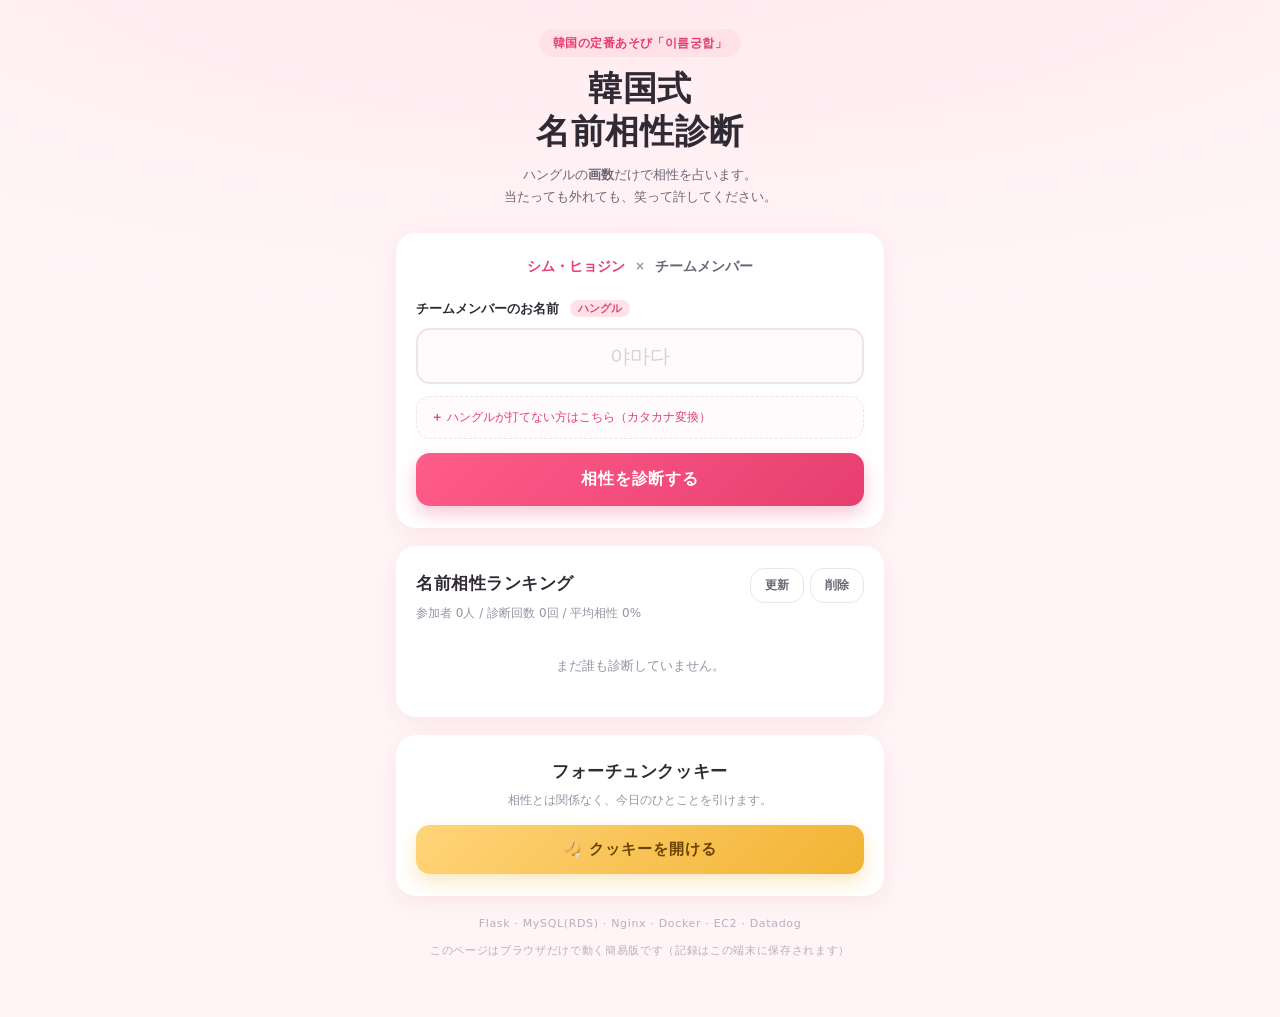
<file: docs/index.html>
<!DOCTYPE html>
<html lang="ja">
<head>
<meta charset="UTF-8">
<meta name="viewport" content="width=device-width, initial-scale=1.0">
<title>韓国式 名前相性診断</title>
<meta name="description" content="韓国で定番の「이름궁합（名前の画数占い）」を日本語で。ハングルの画数から相性度を計算します。">
<style>
/* ===================================================================
   韓国式 名前相性診断 — stylesheet
   =================================================================== */

:root {
  --bg:           #fff5f7;
  --bg-accent:    #ffe9ef;
  --card:         #ffffff;
  --ink:          #2f2a33;
  --ink-soft:     #6d6675;
  --ink-faint:    #9a93a3;
  --line:         #f0e4e9;
  --pink:         #ff5c8a;
  --pink-deep:    #e63f6f;
  --pink-soft:    #ffe1ea;
  --gold:         #f2b333;
  --radius:       20px;
  --shadow:       0 6px 24px rgba(214, 120, 149, 0.13);
}

* { box-sizing: border-box; }

html, body { margin: 0; padding: 0; }

body {
  background:
    radial-gradient(1200px 400px at 50% -80px, var(--bg-accent), transparent),
    var(--bg);
  color: var(--ink);
  font-family: "Hiragino Kaku Gothic ProN", "Hiragino Sans", "Yu Gothic",
               "Noto Sans JP", "Apple SD Gothic Neo", "Malgun Gothic",
               system-ui, sans-serif;
  line-height: 1.7;
  -webkit-text-size-adjust: 100%;
}

.wrap {
  max-width: 520px;
  margin: 0 auto;
  padding: 28px 16px 56px;
}

/* ------------------------------------------------------------- hero */
.hero { text-align: center; margin-bottom: 24px; }

.hero__kicker {
  display: inline-block;
  margin: 0 0 10px;
  padding: 4px 14px;
  border-radius: 999px;
  background: var(--pink-soft);
  color: var(--pink-deep);
  font-size: 12px;
  font-weight: 700;
  letter-spacing: .04em;
}

.hero__title {
  margin: 0 0 12px;
  font-size: 34px;
  line-height: 1.25;
  letter-spacing: .02em;
}

.hero__sub {
  margin: 0;
  font-size: 13px;
  color: var(--ink-soft);
}

/* ------------------------------------------------------------- card */
.card {
  background: var(--card);
  border-radius: var(--radius);
  box-shadow: var(--shadow);
  padding: 22px 20px;
  margin-bottom: 18px;
}

.card__head {
  display: flex;
  align-items: center;
  justify-content: space-between;
  gap: 10px;
}

.card__actions {
  display: flex;
  gap: 6px;
  flex: none;
}

.card__title {
  margin: 0 0 4px;
  font-size: 17px;
  letter-spacing: .03em;
}

.card__desc {
  margin: 0 0 14px;
  font-size: 12px;
  color: var(--ink-faint);
}

/* ------------------------------------------------------------- pair */
.pair {
  display: flex;
  align-items: center;
  justify-content: center;
  gap: 10px;
  margin-bottom: 20px;
  font-size: 14px;
  font-weight: 700;
}
.pair__me   { color: var(--pink-deep); }
.pair__x    { color: var(--ink-faint); font-size: 12px; }
.pair__you  { color: var(--ink-soft); }

/* ------------------------------------------------------------- form */
.label {
  display: block;
  margin-bottom: 8px;
  font-size: 13px;
  font-weight: 700;
}
.label--sm { font-size: 12px; font-weight: 600; color: var(--ink-soft); }

.label__req {
  margin-left: 6px;
  padding: 2px 8px;
  border-radius: 999px;
  background: var(--pink-soft);
  color: var(--pink-deep);
  font-size: 11px;
  vertical-align: 1px;
}

.input {
  width: 100%;
  padding: 14px 16px;
  border: 2px solid var(--line);
  border-radius: 14px;
  background: #fffafc;
  color: var(--ink);
  font-size: 20px;
  font-family: inherit;
  text-align: center;
  transition: border-color .15s, box-shadow .15s;
}
.input:focus {
  outline: none;
  border-color: var(--pink);
  box-shadow: 0 0 0 4px rgba(255, 92, 138, .12);
}
.input::placeholder { color: #d9cfd6; }
.input--sm { font-size: 15px; padding: 10px 12px; }

/* ------------------------------------------------------------- helper */
.helper {
  margin: 12px 0 4px;
  border: 1px dashed var(--line);
  border-radius: 14px;
  background: #fffafc;
}
.helper > summary {
  padding: 10px 14px;
  font-size: 12px;
  color: var(--pink-deep);
  cursor: pointer;
  list-style: none;
}
.helper > summary::-webkit-details-marker { display: none; }
.helper > summary::before { content: "＋ "; font-weight: 700; }
.helper[open] > summary::before { content: "− "; }

.helper__body { padding: 0 14px 14px; }

.helper__preview {
  display: flex;
  align-items: center;
  gap: 8px;
  margin-top: 10px;
}
.helper__out {
  flex: 1;
  padding: 8px 12px;
  border-radius: 10px;
  background: var(--pink-soft);
  color: var(--pink-deep);
  font-size: 18px;
  font-weight: 700;
  text-align: center;
  min-height: 38px;
}
.helper__note {
  margin: 10px 0 0;
  font-size: 11px;
  line-height: 1.6;
  color: var(--ink-faint);
}

/* ------------------------------------------------------------- button */
.btn {
  border: none;
  border-radius: 14px;
  font-family: inherit;
  font-weight: 700;
  cursor: pointer;
  transition: transform .12s, box-shadow .15s, opacity .15s;
}
.btn:active { transform: translateY(1px) scale(.995); }
.btn:disabled { opacity: .45; cursor: not-allowed; }

.btn--primary {
  display: block;
  width: 100%;
  margin-top: 14px;
  padding: 16px;
  background: linear-gradient(135deg, var(--pink), var(--pink-deep));
  color: #fff;
  font-size: 16px;
  letter-spacing: .06em;
  box-shadow: 0 8px 18px rgba(230, 63, 111, .28);
}
.btn--primary:hover:not(:disabled) { box-shadow: 0 10px 22px rgba(230, 63, 111, .36); }

.btn--ghost {
  background: #fff;
  border: 1.5px solid var(--line);
  color: var(--ink-soft);
  padding: 8px 14px;
}
.btn--sm { font-size: 12px; }

.btn--cookie {
  display: block;
  width: 100%;
  padding: 15px;
  background: linear-gradient(135deg, #ffd479, var(--gold));
  color: #6b4302;
  font-size: 15px;
  letter-spacing: .06em;
  box-shadow: 0 8px 18px rgba(242, 179, 51, .3);
}

.btn--danger {
  background: #fff;
  border: 1.5px solid #f0b9b9;
  color: #c02b2b;
  padding: 9px 14px;
}
.btn--danger:hover:not(:disabled) { background: #fff5f5; border-color: #e08a8a; }

.btn--block { display: block; width: 100%; margin-top: 8px; }

/* ------------------------------------------------------------- danger zone */
.danger {
  margin: 0 0 16px;
  padding: 14px;
  border: 1px solid #f4dede;
  border-radius: 14px;
  background: #fffafa;
  animation: pop .2s ease;
}
.danger__row {
  display: flex;
  gap: 8px;
  align-items: center;
}
.danger__row .input { flex: 1; text-align: left; }
.danger__row .btn { flex: none; white-space: nowrap; }
.danger__note {
  margin: 10px 0 0;
  font-size: 11px;
  color: #b08a8a;
}
.danger__msg {
  margin: 10px 0 0;
  padding: 8px 12px;
  border-radius: 10px;
  background: #fff;
  border: 1px solid var(--line);
  font-size: 12px;
  text-align: center;
}
.danger__msg--ok { color: #2f7d4f; border-color: #cbe6d5; background: #f4fbf7; }
.danger__msg--err { color: #c02b2b; border-color: #f0c9c9; background: #fff5f5; }

/* ------------------------------------------------------------- error */
.error {
  margin: 12px 0 0;
  padding: 10px 14px;
  border-radius: 12px;
  background: #fff0f0;
  color: #c02b2b;
  font-size: 13px;
  text-align: center;
}

/* ------------------------------------------------------------- result */
.card--result { text-align: center; animation: pop .35s ease; }

@keyframes pop {
  from { opacity: 0; transform: translateY(10px) scale(.98); }
  to   { opacity: 1; transform: none; }
}

.result__pair {
  margin: 0 0 6px;
  font-size: 15px;
  font-weight: 700;
  color: var(--ink-soft);
}

.gauge {
  position: relative;
  width: 190px;
  height: 190px;
  margin: 8px auto 6px;
}
.gauge__svg { width: 100%; height: 100%; transform: rotate(-90deg); }
.gauge__track, .gauge__bar {
  fill: none;
  stroke-width: 9;
  stroke-linecap: round;
}
.gauge__track { stroke: var(--pink-soft); }
.gauge__bar {
  stroke: var(--pink);
  stroke-dasharray: 326.7;              /* 2πr, r=52 */
  stroke-dashoffset: 326.7;
  transition: stroke-dashoffset 1.1s cubic-bezier(.2, .8, .2, 1);
}
.gauge__inner {
  position: absolute;
  inset: 0;
  display: flex;
  flex-direction: column;
  align-items: center;
  justify-content: center;
}
.gauge__num {
  font-size: 52px;
  font-weight: 800;
  line-height: 1;
  color: var(--pink-deep);
  font-variant-numeric: tabular-nums;
}
.gauge__pct {
  font-size: 18px;
  font-weight: 800;
  color: var(--pink-deep);
  margin-top: -4px;
}
.gauge__cap {
  margin-top: 6px;
  font-size: 11px;
  letter-spacing: .16em;
  color: var(--ink-faint);
}

.result__grade {
  margin: 4px 0 2px;
  font-size: 20px;
  font-weight: 800;
  color: var(--gold);
  letter-spacing: .08em;
}
.result__comment {
  margin: 0 0 16px;
  font-size: 13px;
  color: var(--ink-soft);
}

/* ------------------------------------------------------------- mechanism */
.mech {
  text-align: left;
  border-top: 1px solid var(--line);
  padding-top: 12px;
}
.mech > summary {
  font-size: 13px;
  font-weight: 700;
  color: var(--pink-deep);
  cursor: pointer;
  text-align: center;
  list-style: none;
}
.mech > summary::-webkit-details-marker { display: none; }
.mech > summary::after { content: " ▾"; }
.mech[open] > summary::after { content: " ▴"; }

.mech__body { padding-top: 10px; }
.mech__step { margin-bottom: 20px; }
.mech__h {
  margin: 0 0 8px;
  font-size: 13px;
  color: var(--ink);
}
.mech__note {
  margin: 8px 0 0;
  font-size: 11px;
  color: var(--ink-faint);
}
.mech__final {
  margin: 0;
  padding: 12px;
  border-radius: 12px;
  background: var(--pink-soft);
  color: var(--pink-deep);
  font-size: 14px;
  font-weight: 700;
  text-align: center;
}

/* 자모 분해 표시 */
.jamo-grid { display: flex; flex-direction: column; gap: 10px; }

.jamo-row {
  display: flex;
  align-items: center;
  gap: 8px;
  flex-wrap: wrap;
}
.jamo-row__who {
  min-width: 74px;
  font-size: 11px;
  font-weight: 700;
  color: var(--ink-faint);
}
.jamo-syl {
  display: flex;
  align-items: center;
  gap: 4px;
  padding: 5px 8px;
  border: 1px solid var(--line);
  border-radius: 10px;
  background: #fffafc;
}
.jamo-syl__char {
  font-size: 16px;
  font-weight: 800;
  color: var(--pink-deep);
  margin-right: 2px;
}
.jamo-syl__eq { color: var(--ink-faint); font-size: 11px; }
.jamo-chip {
  font-size: 12px;
  color: var(--ink-soft);
  white-space: nowrap;
}
.jamo-chip b { color: var(--ink); }
.jamo-syl__sum {
  margin-left: 4px;
  padding: 1px 7px;
  border-radius: 999px;
  background: var(--pink-soft);
  color: var(--pink-deep);
  font-size: 11px;
  font-weight: 800;
}

/* 획수 라인 */
.stroke-lines { display: flex; flex-direction: column; gap: 8px; }
.stroke-line {
  display: flex;
  align-items: center;
  gap: 8px;
  font-size: 13px;
}
.stroke-line__who {
  min-width: 74px;
  font-size: 11px;
  font-weight: 700;
  color: var(--ink-faint);
}

/* 숫자 칩 */
.numrow { display: flex; gap: 6px; flex-wrap: wrap; }
.num {
  display: inline-flex;
  align-items: center;
  justify-content: center;
  width: 30px;
  height: 30px;
  border-radius: 9px;
  background: #fffafc;
  border: 1.5px solid var(--line);
  font-size: 14px;
  font-weight: 700;
  font-variant-numeric: tabular-nums;
}
.num--me   { border-color: #ffc2d4; background: #fff2f6; color: var(--pink-deep); }
.num--you  { border-color: #cfe3f7; background: #f3f8fd; color: #2d6ea8; }
.num--last { border-color: var(--gold); background: #fff8e8; color: #a8730a; }

/* 피라미드 */
.pyramid { display: flex; flex-direction: column; gap: 6px; align-items: center; }
.pyramid .numrow { justify-content: center; }

/* ------------------------------------------------------------- ranking */
.rank { list-style: none; margin: 0; padding: 0; }

.rank__empty {
  padding: 18px;
  text-align: center;
  font-size: 13px;
  color: var(--ink-faint);
}

.rank__item {
  display: flex;
  align-items: center;
  gap: 12px;
  padding: 11px 4px;
  border-bottom: 1px solid var(--line);
}
.rank__item:last-child { border-bottom: none; }

.rank__no {
  flex: none;
  width: 30px;
  text-align: center;
  font-size: 13px;
  font-weight: 800;
  color: var(--ink-faint);
}
.rank__item--top1 .rank__no,
.rank__item--top2 .rank__no,
.rank__item--top3 .rank__no { font-size: 18px; }

.rank__name { flex: 1; font-size: 15px; font-weight: 700; }
.rank__grade { font-size: 11px; color: var(--ink-faint); }
.rank__score {
  flex: none;
  font-size: 17px;
  font-weight: 800;
  color: var(--pink-deep);
  font-variant-numeric: tabular-nums;
}

/* ------------------------------------------------------------- cookie */
.card--cookie { text-align: center; }
.cookie {
  margin-bottom: 14px;
  padding: 18px 16px;
  border-radius: 16px;
  background: linear-gradient(135deg, #fffaef, #fff3d9);
  border: 1px solid #f6e2b4;
  animation: pop .3s ease;
}
.cookie__msg {
  margin: 0;
  font-size: 15px;
  font-weight: 700;
  color: #6b4302;
}
.cookie__meta {
  margin: 8px 0 0;
  font-size: 11px;
  color: #a3813a;
}

/* ------------------------------------------------------------- foot */
.foot {
  text-align: center;
  font-size: 11px;
  color: var(--ink-faint);
  line-height: 1.9;
}
.foot p { margin: 0; }
.foot__tech { letter-spacing: .06em; opacity: .7; }

/* ------------------------------------------------------------- loading */
.is-loading { position: relative; color: transparent !important; }
.is-loading::after {
  content: "";
  position: absolute;
  top: 50%; left: 50%;
  width: 18px; height: 18px;
  margin: -9px 0 0 -9px;
  border: 2.5px solid rgba(255, 255, 255, .45);
  border-top-color: #fff;
  border-radius: 50%;
  animation: spin .7s linear infinite;
}
@keyframes spin { to { transform: rotate(360deg); } }

@media (max-width: 380px) {
  .hero__title { font-size: 28px; }
  .gauge { width: 165px; height: 165px; }
  .gauge__num { font-size: 44px; }
}

@media (prefers-reduced-motion: reduce) {
  * { animation: none !important; transition: none !important; }
}

</style>
<link rel="icon" href="data:image/svg+xml,<svg xmlns='http://www.w3.org/2000/svg' viewBox='0 0 100 100'><text y='.9em' font-size='90'>💗</text></svg>">
<meta property="og:type" content="website">
<meta property="og:title" content="韓国式 名前相性診断">
<meta property="og:description" content="ハングルの画数だけで相性を占います。カタカナからの変換つき。">
<meta name="twitter:card" content="summary">
</head>
<body>

<div class="wrap">

  <header class="hero">
    <p class="hero__kicker">韓国の定番あそび「이름궁합」</p>
    <h1 class="hero__title">韓国式<br>名前相性診断</h1>
    <p class="hero__sub">ハングルの<b>画数</b>だけで相性を占います。<br>当たっても外れても、笑って許してください。</p>
  </header>

  <!-- ============================ 診断カード ============================ -->
  <section class="card">
    <div class="pair">
      <span class="pair__me" id="ownerLabel">シム・ヒョジン</span>
      <span class="pair__x">×</span>
      <span class="pair__you">チームメンバー</span>
    </div>

    <form id="diagForm" novalidate>
      <label class="label" for="partnerName">
        チームメンバーのお名前 <span class="label__req">ハングル</span>
      </label>
      <input id="partnerName" class="input" type="text" inputmode="text"
             placeholder="야마다" autocomplete="off" maxlength="8">

      <details class="helper">
        <summary>ハングルが打てない方はこちら（カタカナ変換）</summary>
        <div class="helper__body">
          <label class="label label--sm" for="kanaInput">カタカナ / ひらがな で入力</label>
          <input id="kanaInput" class="input input--sm" type="text"
                 placeholder="やまだ / ヤマダ" autocomplete="off">
          <div class="helper__preview">
            <span>→</span>
            <output id="kanaResult" class="helper__out">—</output>
            <button type="button" id="kanaApply" class="btn btn--ghost btn--sm" disabled>これを使う</button>
          </div>
          <p class="helper__note">
            韓国の外来語表記ルールに近い形で変換します（長音「ー」は省略、「ん」は ㄴ、「っ」は ㅅ）。
            気になるときは直接ハングルを書き換えてください。
          </p>
        </div>
      </details>

      <p class="error" id="errorBox" hidden></p>
      <button type="submit" class="btn btn--primary" id="submitBtn">相性を診断する</button>
    </form>
  </section>

  <!-- ============================ 結果カード ============================ -->
  <section class="card card--result" id="resultCard" hidden>
    <h2 class="card__title">診断結果</h2>
    <p class="result__pair"><span id="resOwner">심효진</span> × <span id="resPartner">—</span></p>

    <div class="gauge">
      <svg viewBox="0 0 120 120" class="gauge__svg" aria-hidden="true">
        <circle class="gauge__track" cx="60" cy="60" r="52"></circle>
        <circle class="gauge__bar" cx="60" cy="60" r="52" id="gaugeBar"></circle>
      </svg>
      <div class="gauge__inner">
        <span class="gauge__num" id="scoreNum">0</span><span class="gauge__pct">%</span>
        <span class="gauge__cap">相性度</span>
      </div>
    </div>

    <p class="result__grade" id="resGrade">—</p>
    <p class="result__comment" id="resComment">—</p>

    <details class="mech" id="mechBox">
      <summary>どんな仕組み？</summary>
      <div class="mech__body">

        <div class="mech__step">
          <h3 class="mech__h">① ハングルを子音・母音に分解</h3>
          <div id="stepDecompose" class="jamo-grid"></div>
        </div>

        <div class="mech__step">
          <h3 class="mech__h">② それぞれの画数を計算</h3>
          <div id="stepStrokes" class="stroke-lines"></div>
        </div>

        <div class="mech__step">
          <h3 class="mech__h">③ 数字を交互に組み合わせる</h3>
          <div id="stepMerged" class="numrow"></div>
          <p class="mech__note">「심효진」の画数と相手の画数を交互に並べます。</p>
        </div>

        <div class="mech__step">
          <h3 class="mech__h">④ 隣り合う数字を足して1の位を残す</h3>
          <div id="stepReduce" class="pyramid"></div>
          <p class="mech__note">残りが2つになるまで繰り返します。</p>
        </div>

        <div class="mech__step">
          <h3 class="mech__h">⑤ 最後に残った2つの数字が相性度</h3>
          <p class="mech__final" id="stepFinal">—</p>
        </div>

      </div>
    </details>
  </section>

  <!-- ============================ ランキング ============================ -->
  <section class="card">
    <div class="card__head">
      <h2 class="card__title">名前相性ランキング</h2>
      <div class="card__actions">
        <button type="button" class="btn btn--ghost btn--sm" id="reloadRanking">更新</button>
        <button type="button" class="btn btn--ghost btn--sm" id="toggleDelete">削除</button>
      </div>
    </div>
    <p class="card__desc" id="rankStats">シム・ヒョジンとの相性が高い順に表示されます。</p>

    <div class="danger" id="deletePanel" hidden>
      <label class="label label--sm" for="deleteName">削除するお名前（ハングル）</label>
      <div class="danger__row">
        <input id="deleteName" class="input input--sm" type="text"
               placeholder="야마다" autocomplete="off" maxlength="8">
        <button type="button" class="btn btn--danger btn--sm" id="deleteOne">この名前を削除</button>
      </div>
      <button type="button" class="btn btn--danger btn--block" id="deleteAll">
        ランキングを全部削除
      </button>
      <p class="danger__note">削除したデータは元に戻せません。</p>
      <p class="danger__msg" id="deleteMsg" hidden></p>
    </div>

    <ol class="rank" id="rankList">
      <li class="rank__empty">まだ誰も診断していません。</li>
    </ol>
  </section>

  <!-- ============================ フォーチュンクッキー ============================ -->
  <section class="card card--cookie">
    <h2 class="card__title">フォーチュンクッキー</h2>
    <p class="card__desc">相性とは関係なく、今日のひとことを引けます。</p>
    <div class="cookie" id="cookieBox" hidden>
      <p class="cookie__msg" id="cookieMsg">—</p>
      <p class="cookie__meta" id="cookieMeta"></p>
    </div>
    <button type="button" class="btn btn--cookie" id="cookieBtn">🥠 クッキーを開ける</button>
  </section>

  <footer class="foot">
    <p class="foot__tech">Flask · MySQL(RDS) · Nginx · Docker · EC2 · Datadog</p>
    <p class="foot__tech" style="margin-top:6px">このページはブラウザだけで動く簡易版です（記録はこの端末に保存されます）</p>
  </footer>

</div>

<script>
/* ===================================================================
   Datadog RUM (Real User Monitoring)
   -------------------------------------------------------------------
   バニラ JS で動作。React などのフレームワークは不要。
   Datadog 公式の CDN async スニペット方式を使う。
   スニペットが先にキュー(window.DD_RUM)を作るため、
   SDK の読み込みが遅れても init が失われない。

   取得元 / 취득처:
     Datadog → Digital Experience → Real User Monitoring
       → Applications → name-compat-web

   clientToken は公開前提の値（送信専用・読み取り不可）なので
   HTML/JS に直接書いてよい。API キーとは別物。
   =================================================================== */
(function () {
  'use strict';

  var CONFIG = {
    applicationId: 'ca28452b-d61a-4117-85be-09909c33c1da',
    clientToken: 'pub98ee278e0f6fcc11e4410680f7900907',

    site: 'datadoghq.com',        // EU 組織なら datadoghq.eu
    service: 'name-compat-web',
    env: 'pages',
    version: '1.0.0',

    sessionSampleRate: 100,
    sessionReplaySampleRate: 100,

    // 診断ログをコンソールに出す。動作確認できたら false にしてよい。
    debug: true
  };

  if (!CONFIG.applicationId || !CONFIG.clientToken) {
    if (CONFIG.debug) console.warn('[RUM] applicationId / clientToken が未設定です');
    return;
  }

  var SDK_URL = 'https://www.datadoghq-browser-agent.com/' +
                (CONFIG.site === 'datadoghq.eu' ? 'eu1' : 'us1') +
                '/v5/datadog-rum.js';

  // ---- Datadog 公式 async スニペット --------------------------------
  // window.DD_RUM を先にキューとして定義してから SDK を読み込む。
  // SDK がロードされるとキューに溜まった呼び出しが順に実行される。
  (function (h, o, u, n, d) {
    h = h[d] = h[d] || {
      q: [],
      onReady: function (c) { h.q.push(c); }
    };
    d = o.createElement(u);
    d.async = 1;
    d.src = n;
    n = o.getElementsByTagName(u)[0];
    n.parentNode.insertBefore(d, n);
  })(window, document, 'script', SDK_URL, 'DD_RUM');

  // ---- 初期化 -------------------------------------------------------
  window.DD_RUM.onReady(function () {
    try {
      window.DD_RUM.init({
        applicationId: CONFIG.applicationId,
        clientToken: CONFIG.clientToken,
        site: CONFIG.site,
        service: CONFIG.service,
        env: CONFIG.env,
        version: CONFIG.version,

        sessionSampleRate: CONFIG.sessionSampleRate,
        sessionReplaySampleRate: CONFIG.sessionReplaySampleRate,

        trackResources: true,
        trackUserInteractions: true,
        trackLongTasks: true,

        defaultPrivacyLevel: 'mask-user-input',

        // ---- end-to-end トレースの鍵 ----
        // 同一オリジンへの fetch に x-datadog-* ヘッダーを付与し、
        // ブラウザの操作と Flask の APM トレースを1本に繋げる。
        // localhost:8888（SSH トンネル）でも EC2 の IP でも動くよう
        // オリジン一致で判定する。
        allowedTracingUrls: [
          {
            match: function (url) {
              return url.indexOf(window.location.origin) === 0;
            },
            propagatorTypes: ['datadog', 'tracecontext']
          }
        ],
        traceSampleRate: 100
      });

      if (CONFIG.debug) {
        var ctx = window.DD_RUM.getInternalContext && window.DD_RUM.getInternalContext();
        console.log(
          '[RUM] init 完了',
          {
            application_id: ctx && ctx.application_id,
            session_id: ctx && ctx.session_id,
            env: CONFIG.env,
            service: CONFIG.service
          }
        );
        console.log(
          '[RUM] 送信先を Network タブで確認: browser-intake-' + CONFIG.site
        );
      }
    } catch (e) {
      console.error('[RUM] init に失敗しました:', e);
    }
  });
})();

</script>
<script>
/* ===================================================================
   GitHub Pages 정적판용 API — 서버 없이 브라우저에서 전부 처리
   -------------------------------------------------------------------
   * 획수표와 궁합 알고리즘은 backend/hangul.py · compatibility.py 와 동일.
     따라서 EC2 버전과 항상 같은 점수가 나온다.
   * 랭킹은 localStorage 에 저장 → 새로고침·재방문해도 남는다.
     단 "그 브라우저에만" 남는다 (사람마다 각자의 랭킹).
   * 포춘쿠키는 로컬 메시지 목록에서 뽑는다 (외부 API는 CORS로 막히므로).
   =================================================================== */
(function () {
  'use strict';

  var STORAGE_KEY = 'namecompat.ranking.v1';

  var CHOSUNG = ['ㄱ','ㄲ','ㄴ','ㄷ','ㄸ','ㄹ','ㅁ','ㅂ','ㅃ','ㅅ','ㅆ','ㅇ','ㅈ','ㅉ','ㅊ','ㅋ','ㅌ','ㅍ','ㅎ'];
  var JUNGSUNG = ['ㅏ','ㅐ','ㅑ','ㅒ','ㅓ','ㅔ','ㅕ','ㅖ','ㅗ','ㅘ','ㅙ','ㅚ','ㅛ','ㅜ','ㅝ','ㅞ','ㅟ','ㅠ','ㅡ','ㅢ','ㅣ'];
  var JONGSUNG = ['','ㄱ','ㄲ','ㄳ','ㄴ','ㄵ','ㄶ','ㄷ','ㄹ','ㄺ','ㄻ','ㄼ','ㄽ','ㄾ','ㄿ','ㅀ','ㅁ','ㅂ','ㅄ','ㅅ','ㅆ','ㅇ','ㅈ','ㅊ','ㅋ','ㅌ','ㅍ','ㅎ'];

  var STROKES = {
    'ㄱ':2,'ㄴ':2,'ㄷ':3,'ㄹ':5,'ㅁ':4,'ㅂ':4,'ㅅ':2,'ㅇ':1,'ㅈ':3,'ㅊ':4,'ㅋ':3,'ㅌ':4,'ㅍ':4,'ㅎ':3,
    'ㄲ':4,'ㄸ':6,'ㅃ':8,'ㅆ':4,'ㅉ':6,
    'ㄳ':4,'ㄵ':5,'ㄶ':5,'ㄺ':7,'ㄻ':9,'ㄼ':9,'ㄽ':7,'ㄾ':9,'ㄿ':9,'ㅀ':8,'ㅄ':6,
    'ㅏ':2,'ㅐ':3,'ㅑ':3,'ㅒ':4,'ㅓ':2,'ㅔ':3,'ㅕ':3,'ㅖ':4,'ㅗ':2,'ㅘ':4,'ㅙ':5,'ㅚ':3,'ㅛ':3,
    'ㅜ':2,'ㅝ':4,'ㅞ':5,'ㅟ':3,'ㅠ':3,'ㅡ':1,'ㅢ':2,'ㅣ':1
  };

  var ROLE_LABEL = {
    chosung: '初声(子音)', jungsung: '中声(母音)', jongsung: '終声(パッチム)'
  };

  var TIERS = [
    [90, '運命級', 'これはもう運命。ランチは毎日一緒でいいレベルです。'],
    [80, '大吉',   'かなりの好相性。仕事もプライベートも話が合いそう。'],
    [70, '吉',     'いいバランス。安心して隣の席に座れる相性です。'],
    [60, '中吉',   'そこそこ good。会話のきっかけがあれば一気に伸びます。'],
    [50, '小吉',   '普通が一番。長く付き合えるタイプの相性です。'],
    [40, '末吉',   '少し努力が必要。まずはコーヒーでも一杯どうぞ。'],
    [20, 'がんばれ', '相性は数字だけじゃない…と韓国では言います。'],
    [0,  'ドンマイ', '画数の神様は気分屋なので、明日もう一度どうぞ。']
  ];

  var FORTUNES = [
    '今日は「ありがとう」を3回言うと運が回ってきます。',
    '迷ったら、いつもと違う道で帰ってみましょう。',
    '小さな親切が、大きなラッキーを連れてきます。',
    '今日の幸運アイテムは温かい飲み物です。',
    '返事を後回しにしているメッセージ、今送ると吉。',
    '笑顔は最強のラッキーチャームです。',
    '昼休みに5分だけ空を見上げてみてください。',
    '今日は聞き役に回ると、いい情報が入ってきます。'
  ];

  var OWNER = '심효진';

  // ---------------------------------------------------------- storage
  // localStorage 는 시크릿 모드나 저장 용량 초과 시 예외를 던진다.
  // 실패하면 메모리에만 담고 계속 동작한다.
  var memoryStore = {};

  function loadStore() {
    try {
      var raw = window.localStorage.getItem(STORAGE_KEY);
      return raw ? JSON.parse(raw) : {};
    } catch (e) {
      return memoryStore;
    }
  }

  function saveStore(store) {
    memoryStore = store;
    try {
      window.localStorage.setItem(STORAGE_KEY, JSON.stringify(store));
    } catch (e) {
      /* 저장 실패는 무시 — 이번 세션 동안은 메모리로 동작 */
    }
  }

  // ---------------------------------------------------------- algorithm
  function isSyllable(ch) {
    var c = ch.charCodeAt(0);
    return c >= 0xAC00 && c <= 0xD7A3;
  }

  function decompose(name) {
    return name.split('').map(function (ch) {
      var code = ch.charCodeAt(0) - 0xAC00;
      var cho = CHOSUNG[Math.floor(code / 588)];
      var jung = JUNGSUNG[Math.floor((code % 588) / 28)];
      var jongIdx = code % 28;
      var jamos = [
        { char: cho,  role: 'chosung',  role_label: ROLE_LABEL.chosung,  strokes: STROKES[cho] },
        { char: jung, role: 'jungsung', role_label: ROLE_LABEL.jungsung, strokes: STROKES[jung] }
      ];
      if (jongIdx) {
        var jong = JONGSUNG[jongIdx];
        jamos.push({ char: jong, role: 'jongsung', role_label: ROLE_LABEL.jongsung, strokes: STROKES[jong] });
      }
      var total = jamos.reduce(function (sum, j) { return sum + j.strokes; }, 0);
      return { char: ch, jamos: jamos, strokes: total };
    });
  }

  function calculate(partner) {
    var ownerSyl = decompose(OWNER);
    var partnerSyl = decompose(partner);
    var a = ownerSyl.map(function (s) { return s.strokes; });
    var b = partnerSyl.map(function (s) { return s.strokes; });

    var merged = [];
    for (var i = 0; i < Math.max(a.length, b.length); i++) {
      if (i < a.length) merged.push(a[i]);
      if (i < b.length) merged.push(b[i]);
    }

    var rows = [merged.slice()];
    var cur = merged.slice();
    while (cur.length > 2) {
      var next = [];
      for (var k = 0; k < cur.length - 1; k++) next.push((cur[k] + cur[k + 1]) % 10);
      rows.push(next);
      cur = next;
    }

    var score = cur[0] * 10 + cur[1];
    var tier = TIERS.find(function (t) { return score >= t[0]; });

    return {
      owner_name: OWNER,
      partner_name: partner,
      score: score,
      grade: { label: tier[1], comment: tier[2] },
      steps: {
        step1_decompose: { owner: ownerSyl, partner: partnerSyl },
        step2_strokes: { owner: a, partner: b },
        step3_interleaved: merged,
        step4_reduction: rows,
        step5_score: score
      },
      saved: true
    };
  }

  function ranking(limit) {
    var store = loadStore();
    var rows = Object.keys(store).map(function (name) {
      return {
        partner_name: name,
        score: store[name].score,
        grade_label: store[name].grade_label,
        lookup_count: store[name].lookup_count,
        created_at: store[name].created_at || null
      };
    }).sort(function (x, y) {
      return y.score - x.score || x.partner_name.localeCompare(y.partner_name);
    }).slice(0, limit || 20);

    rows.forEach(function (row, idx) { row.rank = idx + 1; });

    var scores = rows.map(function (r) { return r.score; });
    return {
      owner_name: OWNER,
      ranking: rows,
      stats: {
        total_people: rows.length,
        total_lookups: rows.reduce(function (s, r) { return s + r.lookup_count; }, 0),
        avg_score: rows.length
          ? Math.round(scores.reduce(function (s, v) { return s + v; }, 0) / rows.length * 10) / 10
          : 0
      }
    };
  }

  function respond(body, status) {
    return Promise.resolve({
      ok: (status || 200) < 400,
      status: status || 200,
      json: function () { return Promise.resolve(body); }
    });
  }

  // ---------------------------------------------------------- fetch 대체
  window.fetch = function (url, options) {
    var path = String(url).replace(/^.*\/api/, '');
    var method = (options && options.method) || 'GET';
    var store;

    if (method === 'DELETE') {
      store = loadStore();
      if (path === '/ranking') {
        var count = Object.keys(store).length;
        saveStore({});
        return respond({ deleted: count, message: count + '件を削除しました。' });
      }
      var m = path.match(/^\/ranking\/(.+)$/);
      if (m) {
        var target = decodeURIComponent(m[1]);
        if (!store[target]) {
          return respond(
            { deleted: 0, message: '「' + target + '」の記録は見つかりませんでした。' }, 404
          );
        }
        delete store[target];
        saveStore(store);
        return respond({ deleted: 1, message: '「' + target + '」を削除しました。' });
      }
      return respond({ error: 'NOT_FOUND' }, 404);
    }

    if (path.indexOf('/meta') === 0) {
      return respond({
        owner_name: OWNER,
        owner_name_ja: 'シム・ヒョジン',
        stats: ranking().stats
      });
    }

    if (path.indexOf('/ranking') === 0) {
      return respond(ranking(20));
    }

    if (path.indexOf('/fortune') === 0) {
      return respond({
        message: FORTUNES[Math.floor(Math.random() * FORTUNES.length)],
        sign: null, item: null, total: null, source: 'fallback'
      });
    }

    if (path.indexOf('/compatibility') === 0) {
      var name = (JSON.parse(options.body).partner_name || '').trim();
      if (!name) {
        return respond({ error: 'EMPTY', message: 'お名前を入力してください。' }, 400);
      }
      if (!name.split('').every(isSyllable)) {
        return respond(
          { error: 'NOT_HANGUL', message: 'ハングル（한글）で入力してください。例: 야마다' }, 400
        );
      }
      if (name.length < 2 || name.length > 8) {
        return respond({ error: 'LENGTH', message: '2〜8文字のハングルで入力してください。' }, 400);
      }

      var result = calculate(name);
      store = loadStore();
      var prev = store[name];
      store[name] = {
        score: result.score,
        grade_label: result.grade.label,
        lookup_count: prev ? prev.lookup_count + 1 : 1,
        created_at: prev ? prev.created_at : new Date().toISOString()
      };
      saveStore(store);
      return respond(result);
    }

    return respond({ error: 'NOT_FOUND' }, 404);
  };
})();

</script>
<script>
/* ===================================================================
   カタカナ / ひらがな → ハングル 変換
   -------------------------------------------------------------------
   日本人ユーザーは韓国語キーボードを持っていないので、
   カタカナ入力からハングルを作れる補助機能を提供する。

   韓国の外来語表記法（일본어의 가나와 한글 대조표）に近い規則:
     * カ行・タ行 は語頭では平音（가/다）、語中では激音（카/타）
     * 「ツ」は常に「쓰」
     * 長音「ー」は表記しない
     * 撥音「ン」は パッチム ㄴ
     * 促音「ッ」は パッチム ㅅ
   =================================================================== */
(function (global) {
  'use strict';

  var JONG_N = 4;   // ㄴ
  var JONG_S = 19;  // ㅅ

  // 語中（デフォルト）の対応表
  var MAP = {
    'ア': '아', 'イ': '이', 'ウ': '우', 'エ': '에', 'オ': '오',
    'カ': '카', 'キ': '키', 'ク': '쿠', 'ケ': '케', 'コ': '코',
    'サ': '사', 'シ': '시', 'ス': '스', 'セ': '세', 'ソ': '소',
    'タ': '타', 'チ': '치', 'ツ': '쓰', 'テ': '테', 'ト': '토',
    'ナ': '나', 'ニ': '니', 'ヌ': '누', 'ネ': '네', 'ノ': '노',
    'ハ': '하', 'ヒ': '히', 'フ': '후', 'ヘ': '헤', 'ホ': '호',
    'マ': '마', 'ミ': '미', 'ム': '무', 'メ': '메', 'モ': '모',
    'ヤ': '야', 'ユ': '유', 'ヨ': '요',
    'ラ': '라', 'リ': '리', 'ル': '루', 'レ': '레', 'ロ': '로',
    'ワ': '와', 'ヲ': '오', 'ヰ': '이', 'ヱ': '에',
    'ガ': '가', 'ギ': '기', 'グ': '구', 'ゲ': '게', 'ゴ': '고',
    'ザ': '자', 'ジ': '지', 'ズ': '즈', 'ゼ': '제', 'ゾ': '조',
    'ダ': '다', 'ヂ': '지', 'ヅ': '즈', 'デ': '데', 'ド': '도',
    'バ': '바', 'ビ': '비', 'ブ': '부', 'ベ': '베', 'ボ': '보',
    'パ': '파', 'ピ': '피', 'プ': '푸', 'ペ': '페', 'ポ': '포',
    'ヴ': '부',
    // 拗音
    'キャ': '캬', 'キュ': '큐', 'キョ': '쿄', 'キェ': '켸',
    'ギャ': '갸', 'ギュ': '규', 'ギョ': '교',
    'シャ': '샤', 'シュ': '슈', 'ショ': '쇼', 'シェ': '셰',
    'ジャ': '자', 'ジュ': '주', 'ジョ': '조', 'ジェ': '제',
    'チャ': '차', 'チュ': '추', 'チョ': '초', 'チェ': '체',
    'ニャ': '냐', 'ニュ': '뉴', 'ニョ': '뇨',
    'ヒャ': '햐', 'ヒュ': '휴', 'ヒョ': '효',
    'ビャ': '뱌', 'ビュ': '뷰', 'ビョ': '뵤',
    'ピャ': '퍄', 'ピュ': '퓨', 'ピョ': '표',
    'ミャ': '먀', 'ミュ': '뮤', 'ミョ': '묘',
    'リャ': '랴', 'リュ': '류', 'リョ': '료',
    'ファ': '파', 'フィ': '피', 'フェ': '페', 'フォ': '포', 'フュ': '휴',
    'ティ': '티', 'トゥ': '투', 'ディ': '디', 'ドゥ': '두',
    'ウィ': '위', 'ウェ': '웨', 'ウォ': '워',
    'ヴァ': '바', 'ヴィ': '비', 'ヴェ': '베', 'ヴォ': '보',
    'ツァ': '차', 'ツィ': '치', 'ツェ': '체', 'ツォ': '초'
  };

  // 語頭のみ平音になるもの
  var MAP_INITIAL = {
    'カ': '가', 'キ': '기', 'ク': '구', 'ケ': '게', 'コ': '고',
    'タ': '다', 'チ': '지', 'テ': '데', 'ト': '도'
  };
  MAP_INITIAL['キャ'] = '갸';
  MAP_INITIAL['キュ'] = '규';
  MAP_INITIAL['キョ'] = '교';
  MAP_INITIAL['チャ'] = '자';
  MAP_INITIAL['チュ'] = '주';
  MAP_INITIAL['チョ'] = '조';
  MAP_INITIAL['チェ'] = '제';
  MAP_INITIAL['ティ'] = '디';
  MAP_INITIAL['トゥ'] = '두';

  var SMALL = 'ャュョァィゥェォ';

  /** ひらがな → カタカナ、全角統一、不要文字の除去 */
  function normalize(text) {
    var out = '';
    for (var i = 0; i < text.length; i++) {
      var code = text.charCodeAt(i);
      // ひらがな(ぁ-ゖ) → カタカナ
      if (code >= 0x3041 && code <= 0x3096) {
        out += String.fromCharCode(code + 0x60);
      } else {
        out += text[i];
      }
    }
    // 半角スペース/中黒/長音記号の異体を統一
    return out.replace(/[・･\s]+/g, '').replace(/[〜~－―—–ｰ]/g, 'ー');
  }

  /** ハングル音節にパッチムを付ける */
  function addJongsung(syllable, jongIdx) {
    if (!syllable) return syllable;
    var code = syllable.charCodeAt(syllable.length - 1) - 0xAC00;
    if (code < 0 || code > 11171) return syllable;
    var jong = code % 28;
    if (jong !== 0) return syllable;               // 既にパッチムあり
    var cho = Math.floor(code / 588);
    var jung = Math.floor((code % 588) / 28);
    var composed = String.fromCharCode(0xAC00 + (cho * 21 + jung) * 28 + jongIdx);
    return syllable.slice(0, -1) + composed;
  }

  /**
   * 直前のハングル音節の母音が o / u / その他 のどれかを判定する。
   * 長音（おう・おお・うう）を省略するために使う。
   */
  function lastVowelClass(text) {
    if (!text) return null;
    var code = text.charCodeAt(text.length - 1) - 0xAC00;
    if (code < 0 || code > 11171) return null;
    if (code % 28 !== 0) return null;                 // パッチムがあれば長音扱いしない
    var jung = Math.floor((code % 588) / 28);
    if (jung === 8 || jung === 12) return 'o';        // ㅗ, ㅛ
    if (jung === 13 || jung === 17) return 'u';       // ㅜ, ㅠ
    return 'other';
  }

  /**
   * カタカナ文字列をハングルに変換する。
   * @returns {{hangul: string, unknown: string[]}}
   */
  function kanaToHangul(raw) {
    var text = normalize(String(raw || ''));
    var result = '';
    var unknown = [];
    var isFirst = true;
    var i = 0;

    while (i < text.length) {
      var ch = text[i];

      // 長音は表記しない
      if (ch === 'ー') { i++; continue; }

      // 促音 ッ -> 直前の音節に ㅅ
      if (ch === 'ッ' || ch === 'ｯ') {
        result = addJongsung(result, JONG_S);
        i++;
        continue;
      }

      // 撥音 ン -> 直前の音節に ㄴ
      if (ch === 'ン') {
        if (result) {
          result = addJongsung(result, JONG_N);
        } else {
          result += '은';
        }
        i++;
        continue;
      }

      // 拗音（2文字）を優先して照合
      var two = text.substr(i, 2);
      if (two.length === 2 && SMALL.indexOf(two[1]) >= 0) {
        var mappedTwo = (isFirst && MAP_INITIAL[two]) || MAP[two];
        if (mappedTwo) {
          result += mappedTwo;
          isFirst = false;
          i += 2;
          continue;
        }
      }

      // 長音の省略: おう / おお / うう は伸ばす音なので書かない
      //   さとう -> 사토,  こんどう -> 곤도,  ゆうこ -> 유코
      var lastV = lastVowelClass(result);
      if ((ch === 'ウ' && (lastV === 'o' || lastV === 'u')) ||
          (ch === 'オ' && lastV === 'o')) {
        i++;
        continue;
      }

      // 単独カナ
      var mapped = (isFirst && MAP_INITIAL[ch]) || MAP[ch];
      if (mapped) {
        result += mapped;
        isFirst = false;
        i += 1;
        continue;
      }

      // 変換できない文字（漢字・アルファベットなど）
      unknown.push(ch);
      i += 1;
    }

    return { hangul: result, unknown: unknown };
  }

  global.KanaToHangul = { convert: kanaToHangul, normalize: normalize };
})(typeof window !== 'undefined' ? window : globalThis);

/* Node からもテストできるように */
if (typeof module !== 'undefined' && module.exports) {
  module.exports = (typeof window !== 'undefined' ? window : globalThis).KanaToHangul;
}

</script>
<script>
/* ===================================================================
   韓国式 名前相性診断 — frontend logic
   =================================================================== */
(function () {
  'use strict';

  var API = '/api';
  var GAUGE_CIRCUMFERENCE = 2 * Math.PI * 52;   // r=52

  var el = {
    ownerLabel:  document.getElementById('ownerLabel'),
    form:        document.getElementById('diagForm'),
    input:       document.getElementById('partnerName'),
    submitBtn:   document.getElementById('submitBtn'),
    errorBox:    document.getElementById('errorBox'),

    kanaInput:   document.getElementById('kanaInput'),
    kanaResult:  document.getElementById('kanaResult'),
    kanaApply:   document.getElementById('kanaApply'),

    resultCard:  document.getElementById('resultCard'),
    resOwner:    document.getElementById('resOwner'),
    resPartner:  document.getElementById('resPartner'),
    scoreNum:    document.getElementById('scoreNum'),
    gaugeBar:    document.getElementById('gaugeBar'),
    resGrade:    document.getElementById('resGrade'),
    resComment:  document.getElementById('resComment'),
    mechBox:     document.getElementById('mechBox'),

    stepDecompose: document.getElementById('stepDecompose'),
    stepStrokes:   document.getElementById('stepStrokes'),
    stepMerged:    document.getElementById('stepMerged'),
    stepReduce:    document.getElementById('stepReduce'),
    stepFinal:     document.getElementById('stepFinal'),

    rankList:      document.getElementById('rankList'),
    rankStats:     document.getElementById('rankStats'),
    reloadRanking: document.getElementById('reloadRanking'),

    toggleDelete:  document.getElementById('toggleDelete'),
    deletePanel:   document.getElementById('deletePanel'),
    deleteName:    document.getElementById('deleteName'),
    deleteOne:     document.getElementById('deleteOne'),
    deleteAll:     document.getElementById('deleteAll'),
    deleteMsg:     document.getElementById('deleteMsg'),

    cookieBtn:  document.getElementById('cookieBtn'),
    cookieBox:  document.getElementById('cookieBox'),
    cookieMsg:  document.getElementById('cookieMsg'),
    cookieMeta: document.getElementById('cookieMeta')
  };

  var ownerName = '심효진';

  // ----------------------------------------------------------- helpers
  function api(path, options) {
    return fetch(API + path, options).then(function (res) {
      return res.json().catch(function () { return {}; }).then(function (body) {
        if (!res.ok) {
          var err = new Error(body.message || 'リクエストに失敗しました。');
          err.code = body.error;
          throw err;
        }
        return body;
      });
    });
  }

  function showError(message) {
    el.errorBox.textContent = message;
    el.errorBox.hidden = false;
  }

  function clearError() {
    el.errorBox.hidden = true;
    el.errorBox.textContent = '';
  }

  function setLoading(button, loading) {
    button.disabled = loading;
    button.classList.toggle('is-loading', loading);
  }

  function numChip(value, variant) {
    var span = document.createElement('span');
    span.className = 'num' + (variant ? ' num--' + variant : '');
    span.textContent = value;
    return span;
  }

  // ----------------------------------------------------------- カタカナ変換
  function updateKanaPreview() {
    var raw = el.kanaInput.value.trim();
    if (!raw) {
      el.kanaResult.textContent = '—';
      el.kanaApply.disabled = true;
      return;
    }
    var converted = window.KanaToHangul.convert(raw);
    if (!converted.hangul) {
      el.kanaResult.textContent = '変換できません';
      el.kanaApply.disabled = true;
      return;
    }
    el.kanaResult.textContent = converted.hangul +
      (converted.unknown.length ? '（' + converted.unknown.join('') + 'は変換不可）' : '');
    el.kanaApply.disabled = false;
    el.kanaApply.dataset.value = converted.hangul;
  }

  el.kanaInput.addEventListener('input', updateKanaPreview);

  el.kanaApply.addEventListener('click', function () {
    var value = el.kanaApply.dataset.value || '';
    if (!value) return;
    el.input.value = value.slice(0, 8);
    clearError();
    el.input.focus();
  });

  // ----------------------------------------------------------- 診断
  el.form.addEventListener('submit', function (event) {
    event.preventDefault();
    clearError();

    var name = el.input.value.trim();
    if (!name) {
      showError('お名前を入力してください。');
      return;
    }

    setLoading(el.submitBtn, true);

    api('/compatibility', {
      method: 'POST',
      headers: { 'Content-Type': 'application/json' },
      body: JSON.stringify({ partner_name: name })
    })
      .then(function (data) {
        renderResult(data);
        return loadRanking();
      })
      .catch(function (err) {
        showError(err.message || '診断に失敗しました。時間をおいてお試しください。');
      })
      .then(function () {
        setLoading(el.submitBtn, false);
      });
  });

  function renderResult(data) {
    el.resultCard.hidden = false;
    el.resOwner.textContent = data.owner_name;
    el.resPartner.textContent = data.partner_name;
    el.resGrade.textContent = data.grade.label;
    el.resComment.textContent = data.grade.comment;

    animateScore(data.score);
    renderSteps(data);

    el.resultCard.scrollIntoView({ behavior: 'smooth', block: 'start' });
  }

  function animateScore(score) {
    el.gaugeBar.style.strokeDasharray = GAUGE_CIRCUMFERENCE.toFixed(1);
    el.gaugeBar.style.strokeDashoffset = GAUGE_CIRCUMFERENCE.toFixed(1);
    // reflow を挟んでからアニメーションさせる
    void el.gaugeBar.getBoundingClientRect();
    el.gaugeBar.style.strokeDashoffset =
      (GAUGE_CIRCUMFERENCE * (1 - score / 100)).toFixed(1);

    var start = performance.now();
    var duration = 1000;
    function tick(now) {
      var t = Math.min(1, (now - start) / duration);
      var eased = 1 - Math.pow(1 - t, 3);
      el.scoreNum.textContent = Math.round(score * eased);
      if (t < 1) requestAnimationFrame(tick);
      else el.scoreNum.textContent = score;
    }
    requestAnimationFrame(tick);
  }

  // ----------------------------------------------------------- 計算過程
  function renderSteps(data) {
    var steps = data.steps;

    // ① 자모 분해
    el.stepDecompose.innerHTML = '';
    el.stepDecompose.appendChild(
      jamoRow(data.owner_name, steps.step1_decompose.owner, 'me')
    );
    el.stepDecompose.appendChild(
      jamoRow(data.partner_name, steps.step1_decompose.partner, 'you')
    );

    // ② 획수
    el.stepStrokes.innerHTML = '';
    el.stepStrokes.appendChild(
      strokeLine(data.owner_name, steps.step1_decompose.owner, steps.step2_strokes.owner, 'me')
    );
    el.stepStrokes.appendChild(
      strokeLine(data.partner_name, steps.step1_decompose.partner, steps.step2_strokes.partner, 'you')
    );

    // ③ 교차 배열 — 어느 쪽 숫자인지 색으로 구분
    el.stepMerged.innerHTML = '';
    var ownerLen = steps.step2_strokes.owner.length;
    var partnerLen = steps.step2_strokes.partner.length;
    var order = interleaveOrigins(ownerLen, partnerLen);
    steps.step3_interleaved.forEach(function (value, idx) {
      el.stepMerged.appendChild(numChip(value, order[idx]));
    });

    // ④ 인접합 피라미드
    el.stepReduce.innerHTML = '';
    steps.step4_reduction.forEach(function (row, rowIdx) {
      var line = document.createElement('div');
      line.className = 'numrow';
      var isLast = rowIdx === steps.step4_reduction.length - 1;
      row.forEach(function (value, colIdx) {
        var variant = null;
        if (isLast) variant = 'last';
        else if (rowIdx === 0) variant = order[colIdx];
        line.appendChild(numChip(value, variant));
      });
      el.stepReduce.appendChild(line);
    });

    // ⑤ 최종
    var last = steps.step4_reduction[steps.step4_reduction.length - 1];
    el.stepFinal.textContent =
      last[0] + ' と ' + last[1] + ' → ' + data.score + '%';
  }

  function interleaveOrigins(ownerLen, partnerLen) {
    var origins = [];
    for (var i = 0; i < Math.max(ownerLen, partnerLen); i++) {
      if (i < ownerLen) origins.push('me');
      if (i < partnerLen) origins.push('you');
    }
    return origins;
  }

  function jamoRow(name, syllables, variant) {
    var row = document.createElement('div');
    row.className = 'jamo-row';

    var who = document.createElement('span');
    who.className = 'jamo-row__who';
    who.textContent = name;
    row.appendChild(who);

    syllables.forEach(function (syl) {
      var box = document.createElement('span');
      box.className = 'jamo-syl';

      var char = document.createElement('span');
      char.className = 'jamo-syl__char';
      char.textContent = syl.char;
      box.appendChild(char);

      var eq = document.createElement('span');
      eq.className = 'jamo-syl__eq';
      eq.textContent = '=';
      box.appendChild(eq);

      syl.jamos.forEach(function (jamo, idx) {
        var chip = document.createElement('span');
        chip.className = 'jamo-chip';
        chip.innerHTML = (idx > 0 ? '+ ' : '') +
          '<b>' + jamo.char + '</b>' + jamo.strokes;
        chip.title = jamo.role_label + ' / ' + jamo.strokes + '画';
        box.appendChild(chip);
      });

      var sum = document.createElement('span');
      sum.className = 'jamo-syl__sum';
      sum.textContent = syl.strokes + '画';
      box.appendChild(sum);

      row.appendChild(box);
    });

    return row;
  }

  function strokeLine(name, syllables, strokes, variant) {
    var line = document.createElement('div');
    line.className = 'stroke-line';

    var who = document.createElement('span');
    who.className = 'stroke-line__who';
    who.textContent = name;
    line.appendChild(who);

    strokes.forEach(function (value, idx) {
      var wrapper = document.createElement('span');
      wrapper.style.display = 'inline-flex';
      wrapper.style.alignItems = 'center';
      wrapper.style.gap = '4px';
      wrapper.style.marginRight = '8px';

      var label = document.createElement('span');
      label.style.fontWeight = '700';
      label.textContent = syllables[idx] ? syllables[idx].char : '';
      wrapper.appendChild(label);
      wrapper.appendChild(numChip(value, variant));
      line.appendChild(wrapper);
    });

    return line;
  }

  // ----------------------------------------------------------- ランキング
  function loadRanking() {
    return api('/ranking?limit=20')
      .then(function (data) {
        renderRanking(data);
      })
      .catch(function () {
        el.rankList.innerHTML =
          '<li class="rank__empty">ランキングを取得できませんでした。</li>';
      });
  }

  var MEDALS = ['🥇', '🥈', '🥉'];

  function renderRanking(data) {
    var rows = data.ranking || [];
    el.rankList.innerHTML = '';

    if (data.stats) {
      el.rankStats.textContent =
        '参加者 ' + data.stats.total_people + '人 / 診断回数 ' +
        data.stats.total_lookups + '回 / 平均相性 ' + data.stats.avg_score + '%';
    }

    if (!rows.length) {
      el.rankList.innerHTML =
        '<li class="rank__empty">まだ誰も診断していません。</li>';
      return;
    }

    rows.forEach(function (row) {
      var li = document.createElement('li');
      li.className = 'rank__item' + (row.rank <= 3 ? ' rank__item--top' + row.rank : '');

      var no = document.createElement('span');
      no.className = 'rank__no';
      no.textContent = row.rank <= 3 ? MEDALS[row.rank - 1] : row.rank;
      li.appendChild(no);

      var nameBox = document.createElement('span');
      nameBox.className = 'rank__name';
      nameBox.textContent = row.partner_name;
      var grade = document.createElement('span');
      grade.className = 'rank__grade';
      grade.textContent = ' ' + row.grade_label;
      nameBox.appendChild(grade);
      li.appendChild(nameBox);

      var score = document.createElement('span');
      score.className = 'rank__score';
      score.textContent = row.score + '%';
      li.appendChild(score);

      el.rankList.appendChild(li);
    });
  }

  el.reloadRanking.addEventListener('click', function () {
    setLoading(el.reloadRanking, true);
    loadRanking().then(function () { setLoading(el.reloadRanking, false); });
  });

  // ----------------------------------------------------------- 削除
  el.toggleDelete.addEventListener('click', function () {
    el.deletePanel.hidden = !el.deletePanel.hidden;
    el.deleteMsg.hidden = true;
    if (!el.deletePanel.hidden) el.deleteName.focus();
  });

  function showDeleteMsg(text, ok) {
    el.deleteMsg.textContent = text;
    el.deleteMsg.className = 'danger__msg ' + (ok ? 'danger__msg--ok' : 'danger__msg--err');
    el.deleteMsg.hidden = false;
  }

  el.deleteOne.addEventListener('click', function () {
    var name = el.deleteName.value.trim();
    if (!name) {
      showDeleteMsg('お名前を入力してください。', false);
      return;
    }
    if (!window.confirm('「' + name + '」の記録を削除します。よろしいですか？')) return;

    setLoading(el.deleteOne, true);
    api('/ranking/' + encodeURIComponent(name), { method: 'DELETE' })
      .then(function (data) {
        showDeleteMsg(data.message, true);
        el.deleteName.value = '';
        return loadRanking();
      })
      .catch(function (err) {
        showDeleteMsg(err.message || '削除に失敗しました。', false);
      })
      .then(function () { setLoading(el.deleteOne, false); });
  });

  el.deleteAll.addEventListener('click', function () {
    if (!window.confirm('ランキングを全部削除します。元に戻せません。よろしいですか？')) return;

    setLoading(el.deleteAll, true);
    api('/ranking', { method: 'DELETE' })
      .then(function (data) {
        showDeleteMsg(data.message, true);
        return loadRanking();
      })
      .catch(function (err) {
        showDeleteMsg(err.message || '削除に失敗しました。', false);
      })
      .then(function () { setLoading(el.deleteAll, false); });
  });

  // ----------------------------------------------------------- フォーチュンクッキー
  el.cookieBtn.addEventListener('click', function () {
    setLoading(el.cookieBtn, true);
    api('/fortune')
      .then(function (data) {
        el.cookieBox.hidden = false;
        el.cookieMsg.textContent = data.message;
        var meta = [];
        if (data.sign) meta.push(data.sign);
        if (data.item) meta.push('ラッキーアイテム: ' + data.item);
        meta.push(data.source === 'api' ? '外部API より' : 'オフラインメッセージ');
        el.cookieMeta.textContent = meta.join(' ・ ');
      })
      .catch(function () {
        el.cookieBox.hidden = false;
        el.cookieMsg.textContent = 'クッキーが割れませんでした…もう一度どうぞ。';
        el.cookieMeta.textContent = '';
      })
      .then(function () {
        setLoading(el.cookieBtn, false);
      });
  });

  // ----------------------------------------------------------- 初期化
  api('/meta')
    .then(function (data) {
      ownerName = data.owner_name || ownerName;
      el.ownerLabel.textContent = data.owner_name_ja || ownerName;
      el.resOwner.textContent = ownerName;
    })
    .catch(function () { /* メタ取得失敗は致命的ではない */ });

  loadRanking();
})();

</script>
</body>
</html>
</file>
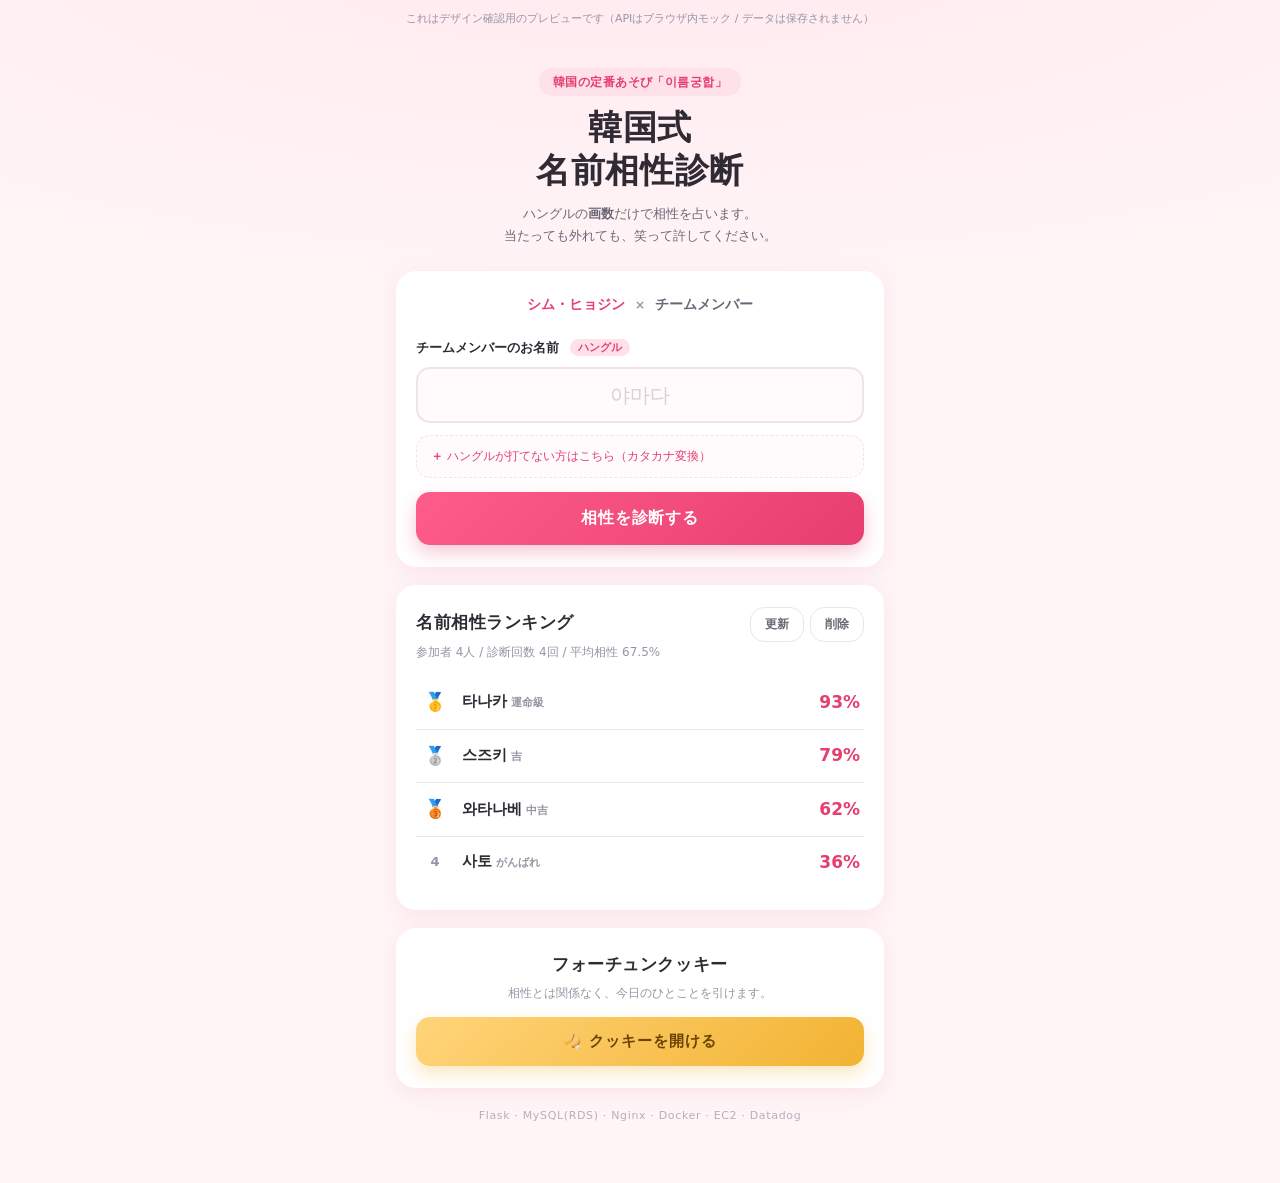
<file: preview.html>
<!DOCTYPE html>
<html lang="ja">
<head>
<meta charset="UTF-8">
<meta name="viewport" content="width=device-width, initial-scale=1.0">
<title>韓国式 名前相性診断</title>
<meta name="description" content="韓国で定番の「이름궁합（名前の画数占い）」を日本語で。ハングルの画数から相性度を計算します。">
<!-- ?v= 는 캐시 무효화용. 프론트엔드를 고칠 때마다 숫자를 올린다. -->
<style>
/* ===================================================================
   韓国式 名前相性診断 — stylesheet
   =================================================================== */

:root {
  --bg:           #fff5f7;
  --bg-accent:    #ffe9ef;
  --card:         #ffffff;
  --ink:          #2f2a33;
  --ink-soft:     #6d6675;
  --ink-faint:    #9a93a3;
  --line:         #f0e4e9;
  --pink:         #ff5c8a;
  --pink-deep:    #e63f6f;
  --pink-soft:    #ffe1ea;
  --gold:         #f2b333;
  --radius:       20px;
  --shadow:       0 6px 24px rgba(214, 120, 149, 0.13);
}

* { box-sizing: border-box; }

html, body { margin: 0; padding: 0; }

body {
  background:
    radial-gradient(1200px 400px at 50% -80px, var(--bg-accent), transparent),
    var(--bg);
  color: var(--ink);
  font-family: "Hiragino Kaku Gothic ProN", "Hiragino Sans", "Yu Gothic",
               "Noto Sans JP", "Apple SD Gothic Neo", "Malgun Gothic",
               system-ui, sans-serif;
  line-height: 1.7;
  -webkit-text-size-adjust: 100%;
}

.wrap {
  max-width: 520px;
  margin: 0 auto;
  padding: 28px 16px 56px;
}

/* ------------------------------------------------------------- hero */
.hero { text-align: center; margin-bottom: 24px; }

.hero__kicker {
  display: inline-block;
  margin: 0 0 10px;
  padding: 4px 14px;
  border-radius: 999px;
  background: var(--pink-soft);
  color: var(--pink-deep);
  font-size: 12px;
  font-weight: 700;
  letter-spacing: .04em;
}

.hero__title {
  margin: 0 0 12px;
  font-size: 34px;
  line-height: 1.25;
  letter-spacing: .02em;
}

.hero__sub {
  margin: 0;
  font-size: 13px;
  color: var(--ink-soft);
}

/* ------------------------------------------------------------- card */
.card {
  background: var(--card);
  border-radius: var(--radius);
  box-shadow: var(--shadow);
  padding: 22px 20px;
  margin-bottom: 18px;
}

.card__head {
  display: flex;
  align-items: center;
  justify-content: space-between;
  gap: 10px;
}

.card__actions {
  display: flex;
  gap: 6px;
  flex: none;
}

.card__title {
  margin: 0 0 4px;
  font-size: 17px;
  letter-spacing: .03em;
}

.card__desc {
  margin: 0 0 14px;
  font-size: 12px;
  color: var(--ink-faint);
}

/* ------------------------------------------------------------- pair */
.pair {
  display: flex;
  align-items: center;
  justify-content: center;
  gap: 10px;
  margin-bottom: 20px;
  font-size: 14px;
  font-weight: 700;
}
.pair__me   { color: var(--pink-deep); }
.pair__x    { color: var(--ink-faint); font-size: 12px; }
.pair__you  { color: var(--ink-soft); }

/* ------------------------------------------------------------- form */
.label {
  display: block;
  margin-bottom: 8px;
  font-size: 13px;
  font-weight: 700;
}
.label--sm { font-size: 12px; font-weight: 600; color: var(--ink-soft); }

.label__req {
  margin-left: 6px;
  padding: 2px 8px;
  border-radius: 999px;
  background: var(--pink-soft);
  color: var(--pink-deep);
  font-size: 11px;
  vertical-align: 1px;
}

.input {
  width: 100%;
  padding: 14px 16px;
  border: 2px solid var(--line);
  border-radius: 14px;
  background: #fffafc;
  color: var(--ink);
  font-size: 20px;
  font-family: inherit;
  text-align: center;
  transition: border-color .15s, box-shadow .15s;
}
.input:focus {
  outline: none;
  border-color: var(--pink);
  box-shadow: 0 0 0 4px rgba(255, 92, 138, .12);
}
.input::placeholder { color: #d9cfd6; }
.input--sm { font-size: 15px; padding: 10px 12px; }

/* ------------------------------------------------------------- helper */
.helper {
  margin: 12px 0 4px;
  border: 1px dashed var(--line);
  border-radius: 14px;
  background: #fffafc;
}
.helper > summary {
  padding: 10px 14px;
  font-size: 12px;
  color: var(--pink-deep);
  cursor: pointer;
  list-style: none;
}
.helper > summary::-webkit-details-marker { display: none; }
.helper > summary::before { content: "＋ "; font-weight: 700; }
.helper[open] > summary::before { content: "− "; }

.helper__body { padding: 0 14px 14px; }

.helper__preview {
  display: flex;
  align-items: center;
  gap: 8px;
  margin-top: 10px;
}
.helper__out {
  flex: 1;
  padding: 8px 12px;
  border-radius: 10px;
  background: var(--pink-soft);
  color: var(--pink-deep);
  font-size: 18px;
  font-weight: 700;
  text-align: center;
  min-height: 38px;
}
.helper__note {
  margin: 10px 0 0;
  font-size: 11px;
  line-height: 1.6;
  color: var(--ink-faint);
}

/* ------------------------------------------------------------- button */
.btn {
  border: none;
  border-radius: 14px;
  font-family: inherit;
  font-weight: 700;
  cursor: pointer;
  transition: transform .12s, box-shadow .15s, opacity .15s;
}
.btn:active { transform: translateY(1px) scale(.995); }
.btn:disabled { opacity: .45; cursor: not-allowed; }

.btn--primary {
  display: block;
  width: 100%;
  margin-top: 14px;
  padding: 16px;
  background: linear-gradient(135deg, var(--pink), var(--pink-deep));
  color: #fff;
  font-size: 16px;
  letter-spacing: .06em;
  box-shadow: 0 8px 18px rgba(230, 63, 111, .28);
}
.btn--primary:hover:not(:disabled) { box-shadow: 0 10px 22px rgba(230, 63, 111, .36); }

.btn--ghost {
  background: #fff;
  border: 1.5px solid var(--line);
  color: var(--ink-soft);
  padding: 8px 14px;
}
.btn--sm { font-size: 12px; }

.btn--cookie {
  display: block;
  width: 100%;
  padding: 15px;
  background: linear-gradient(135deg, #ffd479, var(--gold));
  color: #6b4302;
  font-size: 15px;
  letter-spacing: .06em;
  box-shadow: 0 8px 18px rgba(242, 179, 51, .3);
}

.btn--danger {
  background: #fff;
  border: 1.5px solid #f0b9b9;
  color: #c02b2b;
  padding: 9px 14px;
}
.btn--danger:hover:not(:disabled) { background: #fff5f5; border-color: #e08a8a; }

.btn--block { display: block; width: 100%; margin-top: 8px; }

/* ------------------------------------------------------------- danger zone */
.danger {
  margin: 0 0 16px;
  padding: 14px;
  border: 1px solid #f4dede;
  border-radius: 14px;
  background: #fffafa;
  animation: pop .2s ease;
}
.danger__row {
  display: flex;
  gap: 8px;
  align-items: center;
}
.danger__row .input { flex: 1; text-align: left; }
.danger__row .btn { flex: none; white-space: nowrap; }
.danger__note {
  margin: 10px 0 0;
  font-size: 11px;
  color: #b08a8a;
}
.danger__msg {
  margin: 10px 0 0;
  padding: 8px 12px;
  border-radius: 10px;
  background: #fff;
  border: 1px solid var(--line);
  font-size: 12px;
  text-align: center;
}
.danger__msg--ok { color: #2f7d4f; border-color: #cbe6d5; background: #f4fbf7; }
.danger__msg--err { color: #c02b2b; border-color: #f0c9c9; background: #fff5f5; }

/* ------------------------------------------------------------- error */
.error {
  margin: 12px 0 0;
  padding: 10px 14px;
  border-radius: 12px;
  background: #fff0f0;
  color: #c02b2b;
  font-size: 13px;
  text-align: center;
}

/* ------------------------------------------------------------- result */
.card--result { text-align: center; animation: pop .35s ease; }

@keyframes pop {
  from { opacity: 0; transform: translateY(10px) scale(.98); }
  to   { opacity: 1; transform: none; }
}

.result__pair {
  margin: 0 0 6px;
  font-size: 15px;
  font-weight: 700;
  color: var(--ink-soft);
}

.gauge {
  position: relative;
  width: 190px;
  height: 190px;
  margin: 8px auto 6px;
}
.gauge__svg { width: 100%; height: 100%; transform: rotate(-90deg); }
.gauge__track, .gauge__bar {
  fill: none;
  stroke-width: 9;
  stroke-linecap: round;
}
.gauge__track { stroke: var(--pink-soft); }
.gauge__bar {
  stroke: var(--pink);
  stroke-dasharray: 326.7;              /* 2πr, r=52 */
  stroke-dashoffset: 326.7;
  transition: stroke-dashoffset 1.1s cubic-bezier(.2, .8, .2, 1);
}
.gauge__inner {
  position: absolute;
  inset: 0;
  display: flex;
  flex-direction: column;
  align-items: center;
  justify-content: center;
}
.gauge__num {
  font-size: 52px;
  font-weight: 800;
  line-height: 1;
  color: var(--pink-deep);
  font-variant-numeric: tabular-nums;
}
.gauge__pct {
  font-size: 18px;
  font-weight: 800;
  color: var(--pink-deep);
  margin-top: -4px;
}
.gauge__cap {
  margin-top: 6px;
  font-size: 11px;
  letter-spacing: .16em;
  color: var(--ink-faint);
}

.result__grade {
  margin: 4px 0 2px;
  font-size: 20px;
  font-weight: 800;
  color: var(--gold);
  letter-spacing: .08em;
}
.result__comment {
  margin: 0 0 16px;
  font-size: 13px;
  color: var(--ink-soft);
}

/* ------------------------------------------------------------- mechanism */
.mech {
  text-align: left;
  border-top: 1px solid var(--line);
  padding-top: 12px;
}
.mech > summary {
  font-size: 13px;
  font-weight: 700;
  color: var(--pink-deep);
  cursor: pointer;
  text-align: center;
  list-style: none;
}
.mech > summary::-webkit-details-marker { display: none; }
.mech > summary::after { content: " ▾"; }
.mech[open] > summary::after { content: " ▴"; }

.mech__body { padding-top: 10px; }
.mech__step { margin-bottom: 20px; }
.mech__h {
  margin: 0 0 8px;
  font-size: 13px;
  color: var(--ink);
}
.mech__note {
  margin: 8px 0 0;
  font-size: 11px;
  color: var(--ink-faint);
}
.mech__final {
  margin: 0;
  padding: 12px;
  border-radius: 12px;
  background: var(--pink-soft);
  color: var(--pink-deep);
  font-size: 14px;
  font-weight: 700;
  text-align: center;
}

/* 자모 분해 표시 */
.jamo-grid { display: flex; flex-direction: column; gap: 10px; }

.jamo-row {
  display: flex;
  align-items: center;
  gap: 8px;
  flex-wrap: wrap;
}
.jamo-row__who {
  min-width: 74px;
  font-size: 11px;
  font-weight: 700;
  color: var(--ink-faint);
}
.jamo-syl {
  display: flex;
  align-items: center;
  gap: 4px;
  padding: 5px 8px;
  border: 1px solid var(--line);
  border-radius: 10px;
  background: #fffafc;
}
.jamo-syl__char {
  font-size: 16px;
  font-weight: 800;
  color: var(--pink-deep);
  margin-right: 2px;
}
.jamo-syl__eq { color: var(--ink-faint); font-size: 11px; }
.jamo-chip {
  font-size: 12px;
  color: var(--ink-soft);
  white-space: nowrap;
}
.jamo-chip b { color: var(--ink); }
.jamo-syl__sum {
  margin-left: 4px;
  padding: 1px 7px;
  border-radius: 999px;
  background: var(--pink-soft);
  color: var(--pink-deep);
  font-size: 11px;
  font-weight: 800;
}

/* 획수 라인 */
.stroke-lines { display: flex; flex-direction: column; gap: 8px; }
.stroke-line {
  display: flex;
  align-items: center;
  gap: 8px;
  font-size: 13px;
}
.stroke-line__who {
  min-width: 74px;
  font-size: 11px;
  font-weight: 700;
  color: var(--ink-faint);
}

/* 숫자 칩 */
.numrow { display: flex; gap: 6px; flex-wrap: wrap; }
.num {
  display: inline-flex;
  align-items: center;
  justify-content: center;
  width: 30px;
  height: 30px;
  border-radius: 9px;
  background: #fffafc;
  border: 1.5px solid var(--line);
  font-size: 14px;
  font-weight: 700;
  font-variant-numeric: tabular-nums;
}
.num--me   { border-color: #ffc2d4; background: #fff2f6; color: var(--pink-deep); }
.num--you  { border-color: #cfe3f7; background: #f3f8fd; color: #2d6ea8; }
.num--last { border-color: var(--gold); background: #fff8e8; color: #a8730a; }

/* 피라미드 */
.pyramid { display: flex; flex-direction: column; gap: 6px; align-items: center; }
.pyramid .numrow { justify-content: center; }

/* ------------------------------------------------------------- ranking */
.rank { list-style: none; margin: 0; padding: 0; }

.rank__empty {
  padding: 18px;
  text-align: center;
  font-size: 13px;
  color: var(--ink-faint);
}

.rank__item {
  display: flex;
  align-items: center;
  gap: 12px;
  padding: 11px 4px;
  border-bottom: 1px solid var(--line);
}
.rank__item:last-child { border-bottom: none; }

.rank__no {
  flex: none;
  width: 30px;
  text-align: center;
  font-size: 13px;
  font-weight: 800;
  color: var(--ink-faint);
}
.rank__item--top1 .rank__no,
.rank__item--top2 .rank__no,
.rank__item--top3 .rank__no { font-size: 18px; }

.rank__name { flex: 1; font-size: 15px; font-weight: 700; }
.rank__grade { font-size: 11px; color: var(--ink-faint); }
.rank__score {
  flex: none;
  font-size: 17px;
  font-weight: 800;
  color: var(--pink-deep);
  font-variant-numeric: tabular-nums;
}

/* ------------------------------------------------------------- cookie */
.card--cookie { text-align: center; }
.cookie {
  margin-bottom: 14px;
  padding: 18px 16px;
  border-radius: 16px;
  background: linear-gradient(135deg, #fffaef, #fff3d9);
  border: 1px solid #f6e2b4;
  animation: pop .3s ease;
}
.cookie__msg {
  margin: 0;
  font-size: 15px;
  font-weight: 700;
  color: #6b4302;
}
.cookie__meta {
  margin: 8px 0 0;
  font-size: 11px;
  color: #a3813a;
}

/* ------------------------------------------------------------- foot */
.foot {
  text-align: center;
  font-size: 11px;
  color: var(--ink-faint);
  line-height: 1.9;
}
.foot p { margin: 0; }
.foot__tech { letter-spacing: .06em; opacity: .7; }

/* ------------------------------------------------------------- loading */
.is-loading { position: relative; color: transparent !important; }
.is-loading::after {
  content: "";
  position: absolute;
  top: 50%; left: 50%;
  width: 18px; height: 18px;
  margin: -9px 0 0 -9px;
  border: 2.5px solid rgba(255, 255, 255, .45);
  border-top-color: #fff;
  border-radius: 50%;
  animation: spin .7s linear infinite;
}
@keyframes spin { to { transform: rotate(360deg); } }

@media (max-width: 380px) {
  .hero__title { font-size: 28px; }
  .gauge { width: 165px; height: 165px; }
  .gauge__num { font-size: 44px; }
}

@media (prefers-reduced-motion: reduce) {
  * { animation: none !important; transition: none !important; }
}

</style>
<link rel="icon" href="data:image/svg+xml,<svg xmlns='http://www.w3.org/2000/svg' viewBox='0 0 100 100'><text y='.9em' font-size='90'>💗</text></svg>">
</head>
<body>

<p style="max-width:520px;margin:0 auto;padding:10px 16px;font-size:11px;color:#9a93a3;text-align:center">これはデザイン確認用のプレビューです（APIはブラウザ内モック / データは保存されません）</p>
<div class="wrap">

  <header class="hero">
    <p class="hero__kicker">韓国の定番あそび「이름궁합」</p>
    <h1 class="hero__title">韓国式<br>名前相性診断</h1>
    <p class="hero__sub">ハングルの<b>画数</b>だけで相性を占います。<br>当たっても外れても、笑って許してください。</p>
  </header>

  <!-- ============================ 診断カード ============================ -->
  <section class="card">
    <div class="pair">
      <span class="pair__me" id="ownerLabel">シム・ヒョジン</span>
      <span class="pair__x">×</span>
      <span class="pair__you">チームメンバー</span>
    </div>

    <form id="diagForm" novalidate>
      <label class="label" for="partnerName">
        チームメンバーのお名前 <span class="label__req">ハングル</span>
      </label>
      <input id="partnerName" class="input" type="text" inputmode="text"
             placeholder="야마다" autocomplete="off" maxlength="8">

      <details class="helper">
        <summary>ハングルが打てない方はこちら（カタカナ変換）</summary>
        <div class="helper__body">
          <label class="label label--sm" for="kanaInput">カタカナ / ひらがな で入力</label>
          <input id="kanaInput" class="input input--sm" type="text"
                 placeholder="やまだ / ヤマダ" autocomplete="off">
          <div class="helper__preview">
            <span>→</span>
            <output id="kanaResult" class="helper__out">—</output>
            <button type="button" id="kanaApply" class="btn btn--ghost btn--sm" disabled>これを使う</button>
          </div>
          <p class="helper__note">
            韓国の外来語表記ルールに近い形で変換します（長音「ー」は省略、「ん」は ㄴ、「っ」は ㅅ）。
            気になるときは直接ハングルを書き換えてください。
          </p>
        </div>
      </details>

      <p class="error" id="errorBox" hidden></p>
      <button type="submit" class="btn btn--primary" id="submitBtn">相性を診断する</button>
    </form>
  </section>

  <!-- ============================ 結果カード ============================ -->
  <section class="card card--result" id="resultCard" hidden>
    <h2 class="card__title">診断結果</h2>
    <p class="result__pair"><span id="resOwner">심효진</span> × <span id="resPartner">—</span></p>

    <div class="gauge">
      <svg viewBox="0 0 120 120" class="gauge__svg" aria-hidden="true">
        <circle class="gauge__track" cx="60" cy="60" r="52"></circle>
        <circle class="gauge__bar" cx="60" cy="60" r="52" id="gaugeBar"></circle>
      </svg>
      <div class="gauge__inner">
        <span class="gauge__num" id="scoreNum">0</span><span class="gauge__pct">%</span>
        <span class="gauge__cap">相性度</span>
      </div>
    </div>

    <p class="result__grade" id="resGrade">—</p>
    <p class="result__comment" id="resComment">—</p>

    <details class="mech" id="mechBox">
      <summary>どんな仕組み？</summary>
      <div class="mech__body">

        <div class="mech__step">
          <h3 class="mech__h">① ハングルを子音・母音に分解</h3>
          <div id="stepDecompose" class="jamo-grid"></div>
        </div>

        <div class="mech__step">
          <h3 class="mech__h">② それぞれの画数を計算</h3>
          <div id="stepStrokes" class="stroke-lines"></div>
        </div>

        <div class="mech__step">
          <h3 class="mech__h">③ 数字を交互に組み合わせる</h3>
          <div id="stepMerged" class="numrow"></div>
          <p class="mech__note">「심효진」の画数と相手の画数を交互に並べます。</p>
        </div>

        <div class="mech__step">
          <h3 class="mech__h">④ 隣り合う数字を足して1の位を残す</h3>
          <div id="stepReduce" class="pyramid"></div>
          <p class="mech__note">残りが2つになるまで繰り返します。</p>
        </div>

        <div class="mech__step">
          <h3 class="mech__h">⑤ 最後に残った2つの数字が相性度</h3>
          <p class="mech__final" id="stepFinal">—</p>
        </div>

      </div>
    </details>
  </section>

  <!-- ============================ ランキング ============================ -->
  <section class="card">
    <div class="card__head">
      <h2 class="card__title">名前相性ランキング</h2>
      <div class="card__actions">
        <button type="button" class="btn btn--ghost btn--sm" id="reloadRanking">更新</button>
        <button type="button" class="btn btn--ghost btn--sm" id="toggleDelete">削除</button>
      </div>
    </div>
    <p class="card__desc" id="rankStats">シム・ヒョジンとの相性が高い順に表示されます。</p>

    <div class="danger" id="deletePanel" hidden>
      <label class="label label--sm" for="deleteName">削除するお名前（ハングル）</label>
      <div class="danger__row">
        <input id="deleteName" class="input input--sm" type="text"
               placeholder="야마다" autocomplete="off" maxlength="8">
        <button type="button" class="btn btn--danger btn--sm" id="deleteOne">この名前を削除</button>
      </div>
      <button type="button" class="btn btn--danger btn--block" id="deleteAll">
        ランキングを全部削除
      </button>
      <p class="danger__note">削除したデータは元に戻せません。</p>
      <p class="danger__msg" id="deleteMsg" hidden></p>
    </div>

    <ol class="rank" id="rankList">
      <li class="rank__empty">まだ誰も診断していません。</li>
    </ol>
  </section>

  <!-- ============================ フォーチュンクッキー ============================ -->
  <section class="card card--cookie">
    <h2 class="card__title">フォーチュンクッキー</h2>
    <p class="card__desc">相性とは関係なく、今日のひとことを引けます。</p>
    <div class="cookie" id="cookieBox" hidden>
      <p class="cookie__msg" id="cookieMsg">—</p>
      <p class="cookie__meta" id="cookieMeta"></p>
    </div>
    <button type="button" class="btn btn--cookie" id="cookieBtn">🥠 クッキーを開ける</button>
  </section>

  <footer class="foot">
    <p class="foot__tech">Flask · MySQL(RDS) · Nginx · Docker · EC2 · Datadog</p>
  </footer>

</div>

<script>
/* ===================================================================
   preview.html 専用のモックAPI（デザイン確認用）
   -------------------------------------------------------------------
   バックエンドなしで画面を確認するために fetch() を差し替える。
   画数表とアルゴリズムは backend/hangul.py・compatibility.py と同一。
   本番では使用しない。
   =================================================================== */
(function () {
  'use strict';

  var CHOSUNG = ['ㄱ','ㄲ','ㄴ','ㄷ','ㄸ','ㄹ','ㅁ','ㅂ','ㅃ','ㅅ','ㅆ','ㅇ','ㅈ','ㅉ','ㅊ','ㅋ','ㅌ','ㅍ','ㅎ'];
  var JUNGSUNG = ['ㅏ','ㅐ','ㅑ','ㅒ','ㅓ','ㅔ','ㅕ','ㅖ','ㅗ','ㅘ','ㅙ','ㅚ','ㅛ','ㅜ','ㅝ','ㅞ','ㅟ','ㅠ','ㅡ','ㅢ','ㅣ'];
  var JONGSUNG = ['','ㄱ','ㄲ','ㄳ','ㄴ','ㄵ','ㄶ','ㄷ','ㄹ','ㄺ','ㄻ','ㄼ','ㄽ','ㄾ','ㄿ','ㅀ','ㅁ','ㅂ','ㅄ','ㅅ','ㅆ','ㅇ','ㅈ','ㅊ','ㅋ','ㅌ','ㅍ','ㅎ'];

  var STROKES = {
    'ㄱ':2,'ㄴ':2,'ㄷ':3,'ㄹ':5,'ㅁ':4,'ㅂ':4,'ㅅ':2,'ㅇ':1,'ㅈ':3,'ㅊ':4,'ㅋ':3,'ㅌ':4,'ㅍ':4,'ㅎ':3,
    'ㄲ':4,'ㄸ':6,'ㅃ':8,'ㅆ':4,'ㅉ':6,
    'ㄳ':4,'ㄵ':5,'ㄶ':5,'ㄺ':7,'ㄻ':9,'ㄼ':9,'ㄽ':7,'ㄾ':9,'ㄿ':9,'ㅀ':8,'ㅄ':6,
    'ㅏ':2,'ㅐ':3,'ㅑ':3,'ㅒ':4,'ㅓ':2,'ㅔ':3,'ㅕ':3,'ㅖ':4,'ㅗ':2,'ㅘ':4,'ㅙ':5,'ㅚ':3,'ㅛ':3,
    'ㅜ':2,'ㅝ':4,'ㅞ':5,'ㅟ':3,'ㅠ':3,'ㅡ':1,'ㅢ':2,'ㅣ':1
  };

  var ROLE_LABEL = {
    chosung: '初声(子音)', jungsung: '中声(母音)', jongsung: '終声(パッチム)'
  };

  var TIERS = [
    [90, '運命級', 'これはもう運命。ランチは毎日一緒でいいレベルです。'],
    [80, '大吉',   'かなりの好相性。仕事もプライベートも話が合いそう。'],
    [70, '吉',     'いいバランス。安心して隣の席に座れる相性です。'],
    [60, '中吉',   'そこそこ good。会話のきっかけがあれば一気に伸びます。'],
    [50, '小吉',   '普通が一番。長く付き合えるタイプの相性です。'],
    [40, '末吉',   '少し努力が必要。まずはコーヒーでも一杯どうぞ。'],
    [20, 'がんばれ', '相性は数字だけじゃない…と韓国では言います。'],
    [0,  'ドンマイ', '画数の神様は気分屋なので、明日もう一度どうぞ。']
  ];

  var FORTUNES = [
    '今日は「ありがとう」を3回言うと運が回ってきます。',
    '迷ったら、いつもと違う道で帰ってみましょう。',
    '小さな親切が、大きなラッキーを連れてきます。',
    '今日の幸運アイテムは温かい飲み物です。',
    '返事を後回しにしているメッセージ、今送ると吉。'
  ];

  var OWNER = '심효진';
  var store = {};   // { name: {score, grade_label, lookup_count} }

  function isSyllable(ch) {
    var c = ch.charCodeAt(0);
    return c >= 0xAC00 && c <= 0xD7A3;
  }

  function decompose(name) {
    return name.split('').map(function (ch) {
      var code = ch.charCodeAt(0) - 0xAC00;
      var cho = CHOSUNG[Math.floor(code / 588)];
      var jung = JUNGSUNG[Math.floor((code % 588) / 28)];
      var jongIdx = code % 28;
      var jamos = [
        { char: cho,  role: 'chosung',  role_label: ROLE_LABEL.chosung,  strokes: STROKES[cho] },
        { char: jung, role: 'jungsung', role_label: ROLE_LABEL.jungsung, strokes: STROKES[jung] }
      ];
      if (jongIdx) {
        var jong = JONGSUNG[jongIdx];
        jamos.push({ char: jong, role: 'jongsung', role_label: ROLE_LABEL.jongsung, strokes: STROKES[jong] });
      }
      var total = jamos.reduce(function (sum, j) { return sum + j.strokes; }, 0);
      return { char: ch, jamos: jamos, strokes: total };
    });
  }

  function calculate(partner) {
    var ownerSyl = decompose(OWNER);
    var partnerSyl = decompose(partner);
    var a = ownerSyl.map(function (s) { return s.strokes; });
    var b = partnerSyl.map(function (s) { return s.strokes; });

    var merged = [];
    for (var i = 0; i < Math.max(a.length, b.length); i++) {
      if (i < a.length) merged.push(a[i]);
      if (i < b.length) merged.push(b[i]);
    }

    var rows = [merged.slice()];
    var cur = merged.slice();
    while (cur.length > 2) {
      var next = [];
      for (var k = 0; k < cur.length - 1; k++) next.push((cur[k] + cur[k + 1]) % 10);
      rows.push(next);
      cur = next;
    }

    var score = cur[0] * 10 + cur[1];
    var tier = TIERS.find(function (t) { return score >= t[0]; });

    return {
      owner_name: OWNER,
      partner_name: partner,
      score: score,
      grade: { label: tier[1], comment: tier[2] },
      steps: {
        step1_decompose: { owner: ownerSyl, partner: partnerSyl },
        step2_strokes: { owner: a, partner: b },
        step3_interleaved: merged,
        step4_reduction: rows,
        step5_score: score
      },
      saved: true
    };
  }

  function ranking(limit) {
    var rows = Object.keys(store).map(function (name) {
      return {
        partner_name: name,
        score: store[name].score,
        grade_label: store[name].grade_label,
        lookup_count: store[name].lookup_count
      };
    }).sort(function (x, y) { return y.score - x.score; }).slice(0, limit || 20);

    rows.forEach(function (row, idx) { row.rank = idx + 1; });

    var scores = rows.map(function (r) { return r.score; });
    return {
      owner_name: OWNER,
      ranking: rows,
      stats: {
        total_people: rows.length,
        total_lookups: rows.reduce(function (s, r) { return s + r.lookup_count; }, 0),
        avg_score: rows.length
          ? Math.round(scores.reduce(function (s, v) { return s + v; }, 0) / rows.length * 10) / 10
          : 0
      }
    };
  }

  function respond(body, status) {
    return Promise.resolve({
      ok: (status || 200) < 400,
      status: status || 200,
      json: function () { return Promise.resolve(body); }
    });
  }

  // デモ用の初期データ
  ['타나카', '사토', '스즈키', '와타나베'].forEach(function (n) {
    var r = calculate(n);
    store[n] = { score: r.score, grade_label: r.grade.label, lookup_count: 1 };
  });

  window.fetch = function (url, options) {
    var path = String(url).replace(/^.*\/api/, '');
    var method = (options && options.method) || 'GET';

    // ---- DELETE: 전체 삭제 / 이름 지정 삭제
    if (method === 'DELETE') {
      if (path === '/ranking') {
        var count = Object.keys(store).length;
        store = {};
        return respond({ deleted: count, message: count + '件を削除しました。' });
      }
      var m = path.match(/^\/ranking\/(.+)$/);
      if (m) {
        var target = decodeURIComponent(m[1]);
        if (!store[target]) {
          return respond(
            { deleted: 0, message: '「' + target + '」の記録は見つかりませんでした。' },
            404
          );
        }
        delete store[target];
        return respond({ deleted: 1, message: '「' + target + '」を削除しました。' });
      }
      return respond({ error: 'NOT_FOUND' }, 404);
    }

    if (path.indexOf('/meta') === 0) {
      return respond({ owner_name: OWNER, owner_name_ja: 'シム・ヒョジン', stats: ranking().stats });
    }

    if (path.indexOf('/ranking') === 0) {
      return respond(ranking(20));
    }

    if (path.indexOf('/fortune') === 0) {
      return respond({
        message: FORTUNES[Math.floor(Math.random() * FORTUNES.length)],
        sign: null, item: null, total: null, source: 'fallback'
      });
    }

    if (path.indexOf('/compatibility') === 0) {
      var name = (JSON.parse(options.body).partner_name || '').trim();
      if (!name) return respond({ error: 'EMPTY', message: 'お名前を入力してください。' }, 400);
      if (!name.split('').every(isSyllable)) {
        return respond({ error: 'NOT_HANGUL', message: 'ハングル（한글）で入力してください。例: 야마다' }, 400);
      }
      if (name.length < 2 || name.length > 8) {
        return respond({ error: 'LENGTH', message: '2〜8文字のハングルで入力してください。' }, 400);
      }
      var result = calculate(name);
      var prev = store[name];
      store[name] = {
        score: result.score,
        grade_label: result.grade.label,
        lookup_count: prev ? prev.lookup_count + 1 : 1
      };
      return respond(result);
    }

    return respond({ error: 'NOT_FOUND' }, 404);
  };
})();

</script>
<script>
/* ===================================================================
   カタカナ / ひらがな → ハングル 変換
   -------------------------------------------------------------------
   日本人ユーザーは韓国語キーボードを持っていないので、
   カタカナ入力からハングルを作れる補助機能を提供する。

   韓国の外来語表記法（일본어의 가나와 한글 대조표）に近い規則:
     * カ行・タ行 は語頭では平音（가/다）、語中では激音（카/타）
     * 「ツ」は常に「쓰」
     * 長音「ー」は表記しない
     * 撥音「ン」は パッチム ㄴ
     * 促音「ッ」は パッチム ㅅ
   =================================================================== */
(function (global) {
  'use strict';

  var JONG_N = 4;   // ㄴ
  var JONG_S = 19;  // ㅅ

  // 語中（デフォルト）の対応表
  var MAP = {
    'ア': '아', 'イ': '이', 'ウ': '우', 'エ': '에', 'オ': '오',
    'カ': '카', 'キ': '키', 'ク': '쿠', 'ケ': '케', 'コ': '코',
    'サ': '사', 'シ': '시', 'ス': '스', 'セ': '세', 'ソ': '소',
    'タ': '타', 'チ': '치', 'ツ': '쓰', 'テ': '테', 'ト': '토',
    'ナ': '나', 'ニ': '니', 'ヌ': '누', 'ネ': '네', 'ノ': '노',
    'ハ': '하', 'ヒ': '히', 'フ': '후', 'ヘ': '헤', 'ホ': '호',
    'マ': '마', 'ミ': '미', 'ム': '무', 'メ': '메', 'モ': '모',
    'ヤ': '야', 'ユ': '유', 'ヨ': '요',
    'ラ': '라', 'リ': '리', 'ル': '루', 'レ': '레', 'ロ': '로',
    'ワ': '와', 'ヲ': '오', 'ヰ': '이', 'ヱ': '에',
    'ガ': '가', 'ギ': '기', 'グ': '구', 'ゲ': '게', 'ゴ': '고',
    'ザ': '자', 'ジ': '지', 'ズ': '즈', 'ゼ': '제', 'ゾ': '조',
    'ダ': '다', 'ヂ': '지', 'ヅ': '즈', 'デ': '데', 'ド': '도',
    'バ': '바', 'ビ': '비', 'ブ': '부', 'ベ': '베', 'ボ': '보',
    'パ': '파', 'ピ': '피', 'プ': '푸', 'ペ': '페', 'ポ': '포',
    'ヴ': '부',
    // 拗音
    'キャ': '캬', 'キュ': '큐', 'キョ': '쿄', 'キェ': '켸',
    'ギャ': '갸', 'ギュ': '규', 'ギョ': '교',
    'シャ': '샤', 'シュ': '슈', 'ショ': '쇼', 'シェ': '셰',
    'ジャ': '자', 'ジュ': '주', 'ジョ': '조', 'ジェ': '제',
    'チャ': '차', 'チュ': '추', 'チョ': '초', 'チェ': '체',
    'ニャ': '냐', 'ニュ': '뉴', 'ニョ': '뇨',
    'ヒャ': '햐', 'ヒュ': '휴', 'ヒョ': '효',
    'ビャ': '뱌', 'ビュ': '뷰', 'ビョ': '뵤',
    'ピャ': '퍄', 'ピュ': '퓨', 'ピョ': '표',
    'ミャ': '먀', 'ミュ': '뮤', 'ミョ': '묘',
    'リャ': '랴', 'リュ': '류', 'リョ': '료',
    'ファ': '파', 'フィ': '피', 'フェ': '페', 'フォ': '포', 'フュ': '휴',
    'ティ': '티', 'トゥ': '투', 'ディ': '디', 'ドゥ': '두',
    'ウィ': '위', 'ウェ': '웨', 'ウォ': '워',
    'ヴァ': '바', 'ヴィ': '비', 'ヴェ': '베', 'ヴォ': '보',
    'ツァ': '차', 'ツィ': '치', 'ツェ': '체', 'ツォ': '초'
  };

  // 語頭のみ平音になるもの
  var MAP_INITIAL = {
    'カ': '가', 'キ': '기', 'ク': '구', 'ケ': '게', 'コ': '고',
    'タ': '다', 'チ': '지', 'テ': '데', 'ト': '도'
  };
  MAP_INITIAL['キャ'] = '갸';
  MAP_INITIAL['キュ'] = '규';
  MAP_INITIAL['キョ'] = '교';
  MAP_INITIAL['チャ'] = '자';
  MAP_INITIAL['チュ'] = '주';
  MAP_INITIAL['チョ'] = '조';
  MAP_INITIAL['チェ'] = '제';
  MAP_INITIAL['ティ'] = '디';
  MAP_INITIAL['トゥ'] = '두';

  var SMALL = 'ャュョァィゥェォ';

  /** ひらがな → カタカナ、全角統一、不要文字の除去 */
  function normalize(text) {
    var out = '';
    for (var i = 0; i < text.length; i++) {
      var code = text.charCodeAt(i);
      // ひらがな(ぁ-ゖ) → カタカナ
      if (code >= 0x3041 && code <= 0x3096) {
        out += String.fromCharCode(code + 0x60);
      } else {
        out += text[i];
      }
    }
    // 半角スペース/中黒/長音記号の異体を統一
    return out.replace(/[・･\s]+/g, '').replace(/[〜~－―—–ｰ]/g, 'ー');
  }

  /** ハングル音節にパッチムを付ける */
  function addJongsung(syllable, jongIdx) {
    if (!syllable) return syllable;
    var code = syllable.charCodeAt(syllable.length - 1) - 0xAC00;
    if (code < 0 || code > 11171) return syllable;
    var jong = code % 28;
    if (jong !== 0) return syllable;               // 既にパッチムあり
    var cho = Math.floor(code / 588);
    var jung = Math.floor((code % 588) / 28);
    var composed = String.fromCharCode(0xAC00 + (cho * 21 + jung) * 28 + jongIdx);
    return syllable.slice(0, -1) + composed;
  }

  /**
   * 直前のハングル音節の母音が o / u / その他 のどれかを判定する。
   * 長音（おう・おお・うう）を省略するために使う。
   */
  function lastVowelClass(text) {
    if (!text) return null;
    var code = text.charCodeAt(text.length - 1) - 0xAC00;
    if (code < 0 || code > 11171) return null;
    if (code % 28 !== 0) return null;                 // パッチムがあれば長音扱いしない
    var jung = Math.floor((code % 588) / 28);
    if (jung === 8 || jung === 12) return 'o';        // ㅗ, ㅛ
    if (jung === 13 || jung === 17) return 'u';       // ㅜ, ㅠ
    return 'other';
  }

  /**
   * カタカナ文字列をハングルに変換する。
   * @returns {{hangul: string, unknown: string[]}}
   */
  function kanaToHangul(raw) {
    var text = normalize(String(raw || ''));
    var result = '';
    var unknown = [];
    var isFirst = true;
    var i = 0;

    while (i < text.length) {
      var ch = text[i];

      // 長音は表記しない
      if (ch === 'ー') { i++; continue; }

      // 促音 ッ -> 直前の音節に ㅅ
      if (ch === 'ッ' || ch === 'ｯ') {
        result = addJongsung(result, JONG_S);
        i++;
        continue;
      }

      // 撥音 ン -> 直前の音節に ㄴ
      if (ch === 'ン') {
        if (result) {
          result = addJongsung(result, JONG_N);
        } else {
          result += '은';
        }
        i++;
        continue;
      }

      // 拗音（2文字）を優先して照合
      var two = text.substr(i, 2);
      if (two.length === 2 && SMALL.indexOf(two[1]) >= 0) {
        var mappedTwo = (isFirst && MAP_INITIAL[two]) || MAP[two];
        if (mappedTwo) {
          result += mappedTwo;
          isFirst = false;
          i += 2;
          continue;
        }
      }

      // 長音の省略: おう / おお / うう は伸ばす音なので書かない
      //   さとう -> 사토,  こんどう -> 곤도,  ゆうこ -> 유코
      var lastV = lastVowelClass(result);
      if ((ch === 'ウ' && (lastV === 'o' || lastV === 'u')) ||
          (ch === 'オ' && lastV === 'o')) {
        i++;
        continue;
      }

      // 単独カナ
      var mapped = (isFirst && MAP_INITIAL[ch]) || MAP[ch];
      if (mapped) {
        result += mapped;
        isFirst = false;
        i += 1;
        continue;
      }

      // 変換できない文字（漢字・アルファベットなど）
      unknown.push(ch);
      i += 1;
    }

    return { hangul: result, unknown: unknown };
  }

  global.KanaToHangul = { convert: kanaToHangul, normalize: normalize };
})(typeof window !== 'undefined' ? window : globalThis);

/* Node からもテストできるように */
if (typeof module !== 'undefined' && module.exports) {
  module.exports = (typeof window !== 'undefined' ? window : globalThis).KanaToHangul;
}

</script>
<script>
/* ===================================================================
   韓国式 名前相性診断 — frontend logic
   =================================================================== */
(function () {
  'use strict';

  var API = '/api';
  var GAUGE_CIRCUMFERENCE = 2 * Math.PI * 52;   // r=52

  var el = {
    ownerLabel:  document.getElementById('ownerLabel'),
    form:        document.getElementById('diagForm'),
    input:       document.getElementById('partnerName'),
    submitBtn:   document.getElementById('submitBtn'),
    errorBox:    document.getElementById('errorBox'),

    kanaInput:   document.getElementById('kanaInput'),
    kanaResult:  document.getElementById('kanaResult'),
    kanaApply:   document.getElementById('kanaApply'),

    resultCard:  document.getElementById('resultCard'),
    resOwner:    document.getElementById('resOwner'),
    resPartner:  document.getElementById('resPartner'),
    scoreNum:    document.getElementById('scoreNum'),
    gaugeBar:    document.getElementById('gaugeBar'),
    resGrade:    document.getElementById('resGrade'),
    resComment:  document.getElementById('resComment'),
    mechBox:     document.getElementById('mechBox'),

    stepDecompose: document.getElementById('stepDecompose'),
    stepStrokes:   document.getElementById('stepStrokes'),
    stepMerged:    document.getElementById('stepMerged'),
    stepReduce:    document.getElementById('stepReduce'),
    stepFinal:     document.getElementById('stepFinal'),

    rankList:      document.getElementById('rankList'),
    rankStats:     document.getElementById('rankStats'),
    reloadRanking: document.getElementById('reloadRanking'),

    toggleDelete:  document.getElementById('toggleDelete'),
    deletePanel:   document.getElementById('deletePanel'),
    deleteName:    document.getElementById('deleteName'),
    deleteOne:     document.getElementById('deleteOne'),
    deleteAll:     document.getElementById('deleteAll'),
    deleteMsg:     document.getElementById('deleteMsg'),

    cookieBtn:  document.getElementById('cookieBtn'),
    cookieBox:  document.getElementById('cookieBox'),
    cookieMsg:  document.getElementById('cookieMsg'),
    cookieMeta: document.getElementById('cookieMeta')
  };

  var ownerName = '심효진';

  // ----------------------------------------------------------- helpers
  function api(path, options) {
    return fetch(API + path, options).then(function (res) {
      return res.json().catch(function () { return {}; }).then(function (body) {
        if (!res.ok) {
          var err = new Error(body.message || 'リクエストに失敗しました。');
          err.code = body.error;
          throw err;
        }
        return body;
      });
    });
  }

  function showError(message) {
    el.errorBox.textContent = message;
    el.errorBox.hidden = false;
  }

  function clearError() {
    el.errorBox.hidden = true;
    el.errorBox.textContent = '';
  }

  function setLoading(button, loading) {
    button.disabled = loading;
    button.classList.toggle('is-loading', loading);
  }

  function numChip(value, variant) {
    var span = document.createElement('span');
    span.className = 'num' + (variant ? ' num--' + variant : '');
    span.textContent = value;
    return span;
  }

  // ----------------------------------------------------------- カタカナ変換
  function updateKanaPreview() {
    var raw = el.kanaInput.value.trim();
    if (!raw) {
      el.kanaResult.textContent = '—';
      el.kanaApply.disabled = true;
      return;
    }
    var converted = window.KanaToHangul.convert(raw);
    if (!converted.hangul) {
      el.kanaResult.textContent = '変換できません';
      el.kanaApply.disabled = true;
      return;
    }
    el.kanaResult.textContent = converted.hangul +
      (converted.unknown.length ? '（' + converted.unknown.join('') + 'は変換不可）' : '');
    el.kanaApply.disabled = false;
    el.kanaApply.dataset.value = converted.hangul;
  }

  el.kanaInput.addEventListener('input', updateKanaPreview);

  el.kanaApply.addEventListener('click', function () {
    var value = el.kanaApply.dataset.value || '';
    if (!value) return;
    el.input.value = value.slice(0, 8);
    clearError();
    el.input.focus();
  });

  // ----------------------------------------------------------- 診断
  el.form.addEventListener('submit', function (event) {
    event.preventDefault();
    clearError();

    var name = el.input.value.trim();
    if (!name) {
      showError('お名前を入力してください。');
      return;
    }

    setLoading(el.submitBtn, true);

    api('/compatibility', {
      method: 'POST',
      headers: { 'Content-Type': 'application/json' },
      body: JSON.stringify({ partner_name: name })
    })
      .then(function (data) {
        renderResult(data);
        return loadRanking();
      })
      .catch(function (err) {
        showError(err.message || '診断に失敗しました。時間をおいてお試しください。');
      })
      .then(function () {
        setLoading(el.submitBtn, false);
      });
  });

  function renderResult(data) {
    el.resultCard.hidden = false;
    el.resOwner.textContent = data.owner_name;
    el.resPartner.textContent = data.partner_name;
    el.resGrade.textContent = data.grade.label;
    el.resComment.textContent = data.grade.comment;

    animateScore(data.score);
    renderSteps(data);

    el.resultCard.scrollIntoView({ behavior: 'smooth', block: 'start' });
  }

  function animateScore(score) {
    el.gaugeBar.style.strokeDasharray = GAUGE_CIRCUMFERENCE.toFixed(1);
    el.gaugeBar.style.strokeDashoffset = GAUGE_CIRCUMFERENCE.toFixed(1);
    // reflow を挟んでからアニメーションさせる
    void el.gaugeBar.getBoundingClientRect();
    el.gaugeBar.style.strokeDashoffset =
      (GAUGE_CIRCUMFERENCE * (1 - score / 100)).toFixed(1);

    var start = performance.now();
    var duration = 1000;
    function tick(now) {
      var t = Math.min(1, (now - start) / duration);
      var eased = 1 - Math.pow(1 - t, 3);
      el.scoreNum.textContent = Math.round(score * eased);
      if (t < 1) requestAnimationFrame(tick);
      else el.scoreNum.textContent = score;
    }
    requestAnimationFrame(tick);
  }

  // ----------------------------------------------------------- 計算過程
  function renderSteps(data) {
    var steps = data.steps;

    // ① 자모 분해
    el.stepDecompose.innerHTML = '';
    el.stepDecompose.appendChild(
      jamoRow(data.owner_name, steps.step1_decompose.owner, 'me')
    );
    el.stepDecompose.appendChild(
      jamoRow(data.partner_name, steps.step1_decompose.partner, 'you')
    );

    // ② 획수
    el.stepStrokes.innerHTML = '';
    el.stepStrokes.appendChild(
      strokeLine(data.owner_name, steps.step1_decompose.owner, steps.step2_strokes.owner, 'me')
    );
    el.stepStrokes.appendChild(
      strokeLine(data.partner_name, steps.step1_decompose.partner, steps.step2_strokes.partner, 'you')
    );

    // ③ 교차 배열 — 어느 쪽 숫자인지 색으로 구분
    el.stepMerged.innerHTML = '';
    var ownerLen = steps.step2_strokes.owner.length;
    var partnerLen = steps.step2_strokes.partner.length;
    var order = interleaveOrigins(ownerLen, partnerLen);
    steps.step3_interleaved.forEach(function (value, idx) {
      el.stepMerged.appendChild(numChip(value, order[idx]));
    });

    // ④ 인접합 피라미드
    el.stepReduce.innerHTML = '';
    steps.step4_reduction.forEach(function (row, rowIdx) {
      var line = document.createElement('div');
      line.className = 'numrow';
      var isLast = rowIdx === steps.step4_reduction.length - 1;
      row.forEach(function (value, colIdx) {
        var variant = null;
        if (isLast) variant = 'last';
        else if (rowIdx === 0) variant = order[colIdx];
        line.appendChild(numChip(value, variant));
      });
      el.stepReduce.appendChild(line);
    });

    // ⑤ 최종
    var last = steps.step4_reduction[steps.step4_reduction.length - 1];
    el.stepFinal.textContent =
      last[0] + ' と ' + last[1] + ' → ' + data.score + '%';
  }

  function interleaveOrigins(ownerLen, partnerLen) {
    var origins = [];
    for (var i = 0; i < Math.max(ownerLen, partnerLen); i++) {
      if (i < ownerLen) origins.push('me');
      if (i < partnerLen) origins.push('you');
    }
    return origins;
  }

  function jamoRow(name, syllables, variant) {
    var row = document.createElement('div');
    row.className = 'jamo-row';

    var who = document.createElement('span');
    who.className = 'jamo-row__who';
    who.textContent = name;
    row.appendChild(who);

    syllables.forEach(function (syl) {
      var box = document.createElement('span');
      box.className = 'jamo-syl';

      var char = document.createElement('span');
      char.className = 'jamo-syl__char';
      char.textContent = syl.char;
      box.appendChild(char);

      var eq = document.createElement('span');
      eq.className = 'jamo-syl__eq';
      eq.textContent = '=';
      box.appendChild(eq);

      syl.jamos.forEach(function (jamo, idx) {
        var chip = document.createElement('span');
        chip.className = 'jamo-chip';
        chip.innerHTML = (idx > 0 ? '+ ' : '') +
          '<b>' + jamo.char + '</b>' + jamo.strokes;
        chip.title = jamo.role_label + ' / ' + jamo.strokes + '画';
        box.appendChild(chip);
      });

      var sum = document.createElement('span');
      sum.className = 'jamo-syl__sum';
      sum.textContent = syl.strokes + '画';
      box.appendChild(sum);

      row.appendChild(box);
    });

    return row;
  }

  function strokeLine(name, syllables, strokes, variant) {
    var line = document.createElement('div');
    line.className = 'stroke-line';

    var who = document.createElement('span');
    who.className = 'stroke-line__who';
    who.textContent = name;
    line.appendChild(who);

    strokes.forEach(function (value, idx) {
      var wrapper = document.createElement('span');
      wrapper.style.display = 'inline-flex';
      wrapper.style.alignItems = 'center';
      wrapper.style.gap = '4px';
      wrapper.style.marginRight = '8px';

      var label = document.createElement('span');
      label.style.fontWeight = '700';
      label.textContent = syllables[idx] ? syllables[idx].char : '';
      wrapper.appendChild(label);
      wrapper.appendChild(numChip(value, variant));
      line.appendChild(wrapper);
    });

    return line;
  }

  // ----------------------------------------------------------- ランキング
  function loadRanking() {
    return api('/ranking?limit=20')
      .then(function (data) {
        renderRanking(data);
      })
      .catch(function () {
        el.rankList.innerHTML =
          '<li class="rank__empty">ランキングを取得できませんでした。</li>';
      });
  }

  var MEDALS = ['🥇', '🥈', '🥉'];

  function renderRanking(data) {
    var rows = data.ranking || [];
    el.rankList.innerHTML = '';

    if (data.stats) {
      el.rankStats.textContent =
        '参加者 ' + data.stats.total_people + '人 / 診断回数 ' +
        data.stats.total_lookups + '回 / 平均相性 ' + data.stats.avg_score + '%';
    }

    if (!rows.length) {
      el.rankList.innerHTML =
        '<li class="rank__empty">まだ誰も診断していません。</li>';
      return;
    }

    rows.forEach(function (row) {
      var li = document.createElement('li');
      li.className = 'rank__item' + (row.rank <= 3 ? ' rank__item--top' + row.rank : '');

      var no = document.createElement('span');
      no.className = 'rank__no';
      no.textContent = row.rank <= 3 ? MEDALS[row.rank - 1] : row.rank;
      li.appendChild(no);

      var nameBox = document.createElement('span');
      nameBox.className = 'rank__name';
      nameBox.textContent = row.partner_name;
      var grade = document.createElement('span');
      grade.className = 'rank__grade';
      grade.textContent = ' ' + row.grade_label;
      nameBox.appendChild(grade);
      li.appendChild(nameBox);

      var score = document.createElement('span');
      score.className = 'rank__score';
      score.textContent = row.score + '%';
      li.appendChild(score);

      el.rankList.appendChild(li);
    });
  }

  el.reloadRanking.addEventListener('click', function () {
    setLoading(el.reloadRanking, true);
    loadRanking().then(function () { setLoading(el.reloadRanking, false); });
  });

  // ----------------------------------------------------------- 削除
  el.toggleDelete.addEventListener('click', function () {
    el.deletePanel.hidden = !el.deletePanel.hidden;
    el.deleteMsg.hidden = true;
    if (!el.deletePanel.hidden) el.deleteName.focus();
  });

  function showDeleteMsg(text, ok) {
    el.deleteMsg.textContent = text;
    el.deleteMsg.className = 'danger__msg ' + (ok ? 'danger__msg--ok' : 'danger__msg--err');
    el.deleteMsg.hidden = false;
  }

  el.deleteOne.addEventListener('click', function () {
    var name = el.deleteName.value.trim();
    if (!name) {
      showDeleteMsg('お名前を入力してください。', false);
      return;
    }
    if (!window.confirm('「' + name + '」の記録を削除します。よろしいですか？')) return;

    setLoading(el.deleteOne, true);
    api('/ranking/' + encodeURIComponent(name), { method: 'DELETE' })
      .then(function (data) {
        showDeleteMsg(data.message, true);
        el.deleteName.value = '';
        return loadRanking();
      })
      .catch(function (err) {
        showDeleteMsg(err.message || '削除に失敗しました。', false);
      })
      .then(function () { setLoading(el.deleteOne, false); });
  });

  el.deleteAll.addEventListener('click', function () {
    if (!window.confirm('ランキングを全部削除します。元に戻せません。よろしいですか？')) return;

    setLoading(el.deleteAll, true);
    api('/ranking', { method: 'DELETE' })
      .then(function (data) {
        showDeleteMsg(data.message, true);
        return loadRanking();
      })
      .catch(function (err) {
        showDeleteMsg(err.message || '削除に失敗しました。', false);
      })
      .then(function () { setLoading(el.deleteAll, false); });
  });

  // ----------------------------------------------------------- フォーチュンクッキー
  el.cookieBtn.addEventListener('click', function () {
    setLoading(el.cookieBtn, true);
    api('/fortune')
      .then(function (data) {
        el.cookieBox.hidden = false;
        el.cookieMsg.textContent = data.message;
        var meta = [];
        if (data.sign) meta.push(data.sign);
        if (data.item) meta.push('ラッキーアイテム: ' + data.item);
        meta.push(data.source === 'api' ? '外部API より' : 'オフラインメッセージ');
        el.cookieMeta.textContent = meta.join(' ・ ');
      })
      .catch(function () {
        el.cookieBox.hidden = false;
        el.cookieMsg.textContent = 'クッキーが割れませんでした…もう一度どうぞ。';
        el.cookieMeta.textContent = '';
      })
      .then(function () {
        setLoading(el.cookieBtn, false);
      });
  });

  // ----------------------------------------------------------- 初期化
  api('/meta')
    .then(function (data) {
      ownerName = data.owner_name || ownerName;
      el.ownerLabel.textContent = data.owner_name_ja || ownerName;
      el.resOwner.textContent = ownerName;
    })
    .catch(function () { /* メタ取得失敗は致命的ではない */ });

  loadRanking();
})();

</script>
</body>
</html>
</file>
